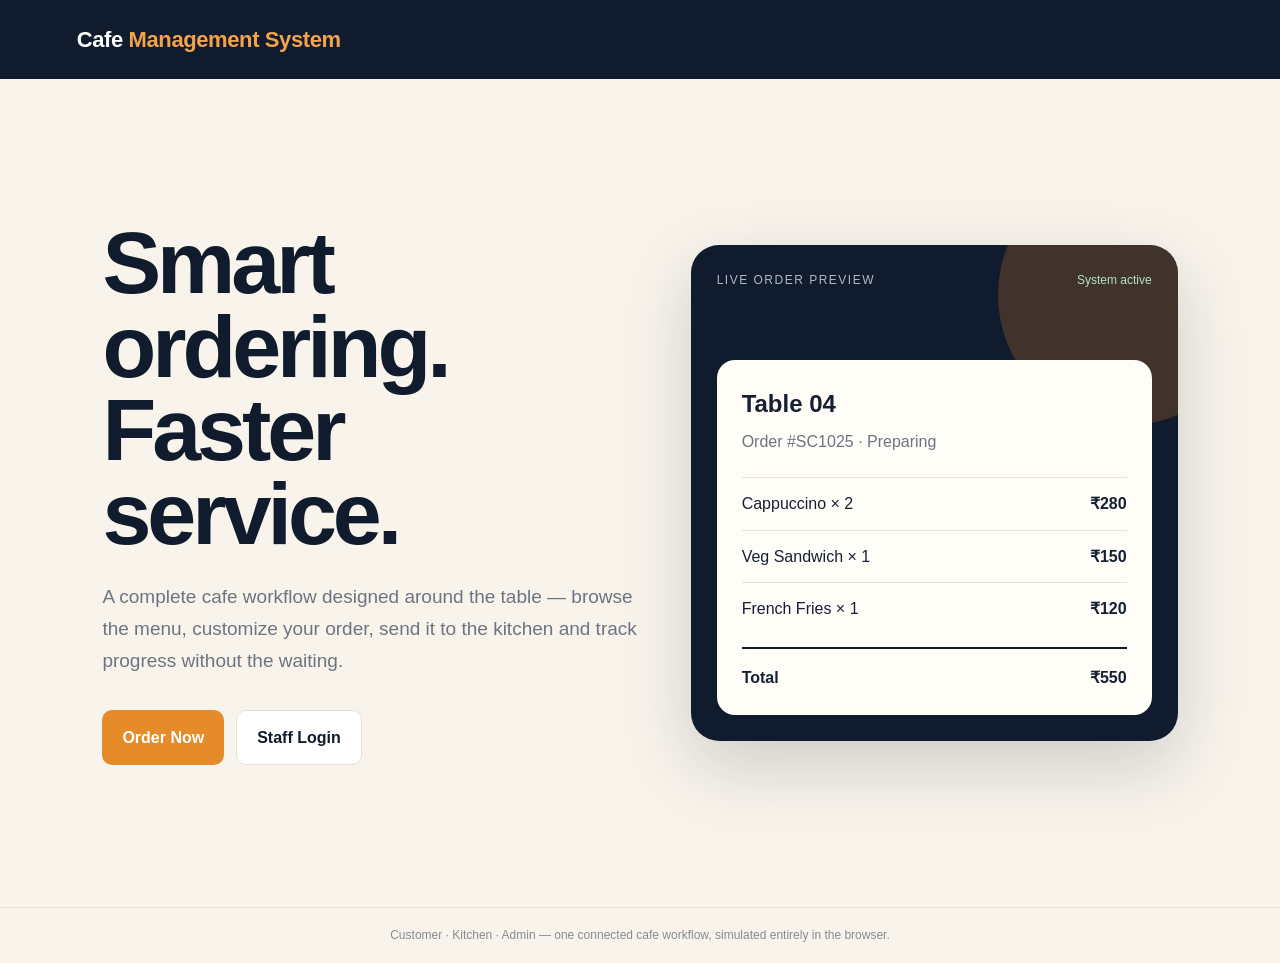
<file: index.html>
<!DOCTYPE html>
<html lang="en">

<head>
    <meta charset="UTF-8">
    <meta name="viewport" content="width=device-width, initial-scale=1.0">
    <meta
        name="description"
        content="Cafe Management System — a frontend prototype for smart ordering, kitchen operations and cafe administration."
    >

    <title>Cafe Management System</title>

    <link
        rel="stylesheet"
        href="Smart%20Cafe%20Management%20System/customer/css/style.css"
    >

    <style>
        :root {
            --navy: #101b2d;
            --navy-soft: #1b2940;
            --cream: #f8f4ec;
            --paper: #fffdf8;
            --amber: #e58b2a;
            --amber-dark: #bd6814;
            --ink: #172033;
            --muted: #6d7480;
            --line: #e6e0d5;
        }

        * {
            box-sizing: border-box;
        }

        body {
            margin: 0;
            font-family: Arial, Helvetica, sans-serif;
            color: var(--ink);
            background: var(--cream);
        }

        a {
            color: inherit;
            text-decoration: none;
        }

        button,
        input {
            font: inherit;
        }

        .landing {
            min-height: 100vh;
            display: flex;
            flex-direction: column;
        }

        .landing-header {
            display: flex;
            justify-content: space-between;
            align-items: center;
            padding: 22px 6%;
            background: var(--navy);
            color: white;
        }

        .brand {
            font-weight: 800;
            font-size: 22px;
            letter-spacing: -0.4px;
        }

        .brand span {
            color: #f3a34c;
        }

        .hero {
            flex: 1;
            display: grid;
            grid-template-columns: 1.05fr 0.95fr;
            gap: 50px;
            align-items: center;
            padding: 70px 8%;
            max-width: 1400px;
            width: 100%;
            margin: auto;
        }

        .eyebrow {
            color: var(--amber-dark);
            font-size: 12px;
            font-weight: 800;
            letter-spacing: 2px;
            text-transform: uppercase;
            margin: 0 0 14px;
        }

        h1 {
            font-size: clamp(48px, 7vw, 88px);
            line-height: 0.95;
            letter-spacing: -4px;
            margin: 0 0 25px;
            color: var(--navy);
        }

        .hero-copy {
            max-width: 590px;
            font-size: 19px;
            line-height: 1.7;
            color: var(--muted);
            margin-bottom: 32px;
        }

        .actions {
            display: flex;
            gap: 12px;
            flex-wrap: wrap;
        }

        .btn {
            border: 0;
            border-radius: 10px;
            padding: 14px 20px;
            font-weight: 800;
            cursor: pointer;
            transition: transform 0.15s, box-shadow 0.15s;
        }

        .btn:hover {
            transform: translateY(-2px);
            box-shadow: 0 8px 22px rgba(16, 27, 45, 0.14);
        }

        .btn-primary {
            background: var(--amber);
            color: white;
        }

        .btn-secondary {
            background: white;
            color: var(--navy);
            border: 1px solid var(--line);
        }

        .visual {
            background: var(--navy);
            border-radius: 28px;
            min-height: 450px;
            padding: 26px;
            color: white;
            position: relative;
            overflow: hidden;
            box-shadow: 0 25px 70px rgba(16, 27, 45, 0.18);
        }

        .visual::before {
            content: "";
            position: absolute;
            width: 260px;
            height: 260px;
            border-radius: 50%;
            background: rgba(229, 139, 42, 0.22);
            right: -80px;
            top: -80px;
        }

        .visual-top {
            display: flex;
            justify-content: space-between;
            align-items: center;
            position: relative;
            z-index: 1;
        }

        .visual-label {
            font-size: 12px;
            letter-spacing: 1.5px;
            text-transform: uppercase;
            color: #aeb9ca;
        }

        .live {
            color: #b7e3c0;
            font-size: 12px;
        }

        .order-preview {
            background: var(--paper);
            color: var(--ink);
            border-radius: 18px;
            margin-top: 70px;
            padding: 25px;
            position: relative;
            z-index: 1;
        }

        .order-preview h2 {
            margin: 0 0 6px;
            font-size: 24px;
        }

        .order-preview p {
            color: var(--muted);
            margin: 0 0 22px;
        }

        .preview-row {
            display: flex;
            justify-content: space-between;
            padding: 13px 0;
            border-top: 1px solid var(--line);
        }

        .preview-total {
            display: flex;
            justify-content: space-between;
            font-weight: 800;
            margin-top: 12px;
            padding-top: 16px;
            border-top: 2px solid var(--navy);
        }

        .footer-note {
            text-align: center;
            padding: 18px;
            color: #858b94;
            font-size: 12px;
            border-top: 1px solid var(--line);
        }

        .modal {
            position: fixed;
            inset: 0;
            background: rgba(7, 14, 25, 0.68);
            display: none;
            align-items: center;
            justify-content: center;
            padding: 20px;
            z-index: 20;
        }

        .modal.open {
            display: flex;
        }

        .login-box {
            width: min(470px, 100%);
            background: white;
            border-radius: 20px;
            padding: 30px;
            box-shadow: 0 25px 80px rgba(0, 0, 0, 0.25);
        }

        .login-box h2 {
            margin: 0 0 7px;
            font-size: 30px;
        }

        .login-box > p {
            color: var(--muted);
            margin: 0 0 24px;
        }

        .roles {
            display: grid;
            grid-template-columns: repeat(2, 1fr);
            gap: 8px;
            margin-bottom: 18px;
        }

        .role {
            border: 1px solid var(--line);
            background: #fff;
            border-radius: 10px;
            padding: 12px 7px;
            cursor: pointer;
            font-size: 12px;
            font-weight: 700;
        }

        .role.active {
            border-color: var(--amber);
            background: #fff7ec;
            color: var(--amber-dark);
        }

        .field {
            margin-bottom: 13px;
        }

        .field label {
            display: block;
            font-size: 12px;
            font-weight: 800;
            margin-bottom: 6px;
        }

        .field input {
            width: 100%;
            padding: 13px;
            border: 1px solid var(--line);
            border-radius: 9px;
            outline: none;
        }

        .field input:focus {
            border-color: var(--amber);
        }

        .login-actions {
            display: flex;
            gap: 10px;
            margin-top: 20px;
        }

        .login-actions .btn {
            flex: 1;
        }

        .hint {
            margin-top: 16px;
            padding: 12px;
            border-radius: 10px;
            background: #f5f6f8;
            color: var(--muted);
            font-size: 12px;
            line-height: 1.5;
        }

        @media (max-width: 850px) {
            .hero {
                grid-template-columns: 1fr;
                padding: 48px 6%;
            }

            .visual {
                min-height: 360px;
            }

            h1 {
                letter-spacing: -2px;
            }
        }

        @media (max-width: 520px) {
            .landing-header {
                padding: 18px 5%;
            }

            .roles {
                grid-template-columns: 1fr;
            }

            .login-actions {
                flex-direction: column;
            }
        }
    </style>
</head>

<body>
    <div class="landing">
        <header class="landing-header">
            <div class="brand">
                Cafe <span>Management System</span>
            </div>
        </header>

        <main class="hero">
            <section>
                <h1>
                    Smart ordering.<br>
                    Faster service.
                </h1>

                <p class="hero-copy">
                    A complete cafe workflow designed around the table — browse the menu,
                    customize your order, send it to the kitchen and track progress without the waiting.
                </p>

                <div class="actions">
                    <button
                        class="btn btn-primary"
                        onclick="continueAsCustomer()"
                    >
                        Order Now
                    </button>

                    <button
                        class="btn btn-secondary"
                        onclick="openLogin()"
                    >
                        Staff Login
                    </button>
                </div>
            </section>

            <aside
                class="visual"
                aria-label="Cafe Management System order preview"
            >
                <div class="visual-top">
                    <span class="visual-label">
                        Live order preview
                    </span>

                    <span class="live">
                        System active
                    </span>
                </div>

                <div class="order-preview">
                    <h2>Table 04</h2>
                    <p>Order #SC1025 · Preparing</p>

                    <div class="preview-row">
                        <span>Cappuccino × 2</span>
                        <strong>₹280</strong>
                    </div>

                    <div class="preview-row">
                        <span>Veg Sandwich × 1</span>
                        <strong>₹150</strong>
                    </div>

                    <div class="preview-row">
                        <span>French Fries × 1</span>
                        <strong>₹120</strong>
                    </div>

                    <div class="preview-total">
                        <span>Total</span>
                        <span>₹550</span>
                    </div>
                </div>
            </aside>
        </main>

        <div class="footer-note">
            Customer · Kitchen · Admin — one connected cafe workflow, simulated entirely in the browser.
        </div>
    </div>

    <div
        class="modal"
        id="loginModal"
        aria-hidden="true"
    >
        <div
            class="login-box"
            role="dialog"
            aria-modal="true"
            aria-labelledby="loginTitle"
        >
            <h2 id="loginTitle">Staff access</h2>
            <p>Choose a staff role to continue.</p>

            <div class="roles">
                <button
                    class="role"
                    data-role="kitchen"
                    onclick="selectRole('kitchen')"
                >
                    Kitchen Staff
                </button>

                <button
                    class="role"
                    data-role="admin"
                    onclick="selectRole('admin')"
                >
                    Admin / Owner
                </button>
            </div>

            <div class="field">
                <label for="email">Email</label>
                <input
                    id="email"
                    type="email"
                    autocomplete="email"
                    placeholder="staff@cafemanagement.com"
                >
            </div>

            <div class="field">
                <label for="password">Password</label>
                <input
                    id="password"
                    type="password"
                    placeholder="1234"
                >
            </div>

            <div class="login-actions">
                <button
                    class="btn btn-secondary"
                    onclick="closeLogin()"
                >
                    Cancel
                </button>

                <button
                    class="btn btn-primary"
                    onclick="login()"
                >
                    Continue
                </button>
            </div>

            <div class="hint">
                Staff credentials: kitchen@smartcafe.com or admin@smartcafe.com — password
                <strong>1234</strong>.
            </div>
        </div>
    </div>

    <script>
        const roles = {
            kitchen: {
                email: 'kitchen@smartcafe.com',
                path: 'Smart Cafe Management System/kitchen.html'
            },
            admin: {
                email: 'admin@smartcafe.com',
                path: 'Smart Cafe Management System/admin/index.html'
            }
        };

        let selectedRole = 'kitchen';

        function continueAsCustomer() {
            localStorage.setItem('smartCafeRole', 'customer');
            localStorage.setItem(
                'smartCafeTable',
                localStorage.getItem('smartCafeTable') || '04'
            );

            window.location.href =
                'Smart Cafe Management System/customer/index.html?table=' +
                encodeURIComponent(localStorage.getItem('smartCafeTable'));
        }

        function openLogin() {
            document
                .getElementById('loginModal')
                .classList.add('open');

            document
                .getElementById('loginModal')
                .setAttribute('aria-hidden', 'false');

            selectRole('kitchen');
        }

        function closeLogin() {
            document
                .getElementById('loginModal')
                .classList.remove('open');

            document
                .getElementById('loginModal')
                .setAttribute('aria-hidden', 'true');
        }

        function selectRole(role) {
            selectedRole = role;

            document
                .querySelectorAll('.role')
                .forEach(button => {
                    button.classList.toggle(
                        'active',
                        button.dataset.role === role
                    );
                });

            document.getElementById('email').value = roles[role].email;
            document.getElementById('password').value = '1234';
        }

        function login() {
            const email = document
                .getElementById('email')
                .value
                .trim()
                .toLowerCase();

            const password = document.getElementById('password').value;

            if (
                email !== roles[selectedRole].email ||
                password !== '1234'
            ) {
                alert(
                    'Staff login failed. Please use the staff credentials shown below the form.'
                );
                return;
            }

            localStorage.setItem('smartCafeRole', selectedRole);
            window.location.href = roles[selectedRole].path;
        }

        document
            .getElementById('loginModal')
            .addEventListener('click', event => {
                if (event.target.id === 'loginModal') {
                    closeLogin();
                }
            });
    </script>
</body>

</html>
</file>
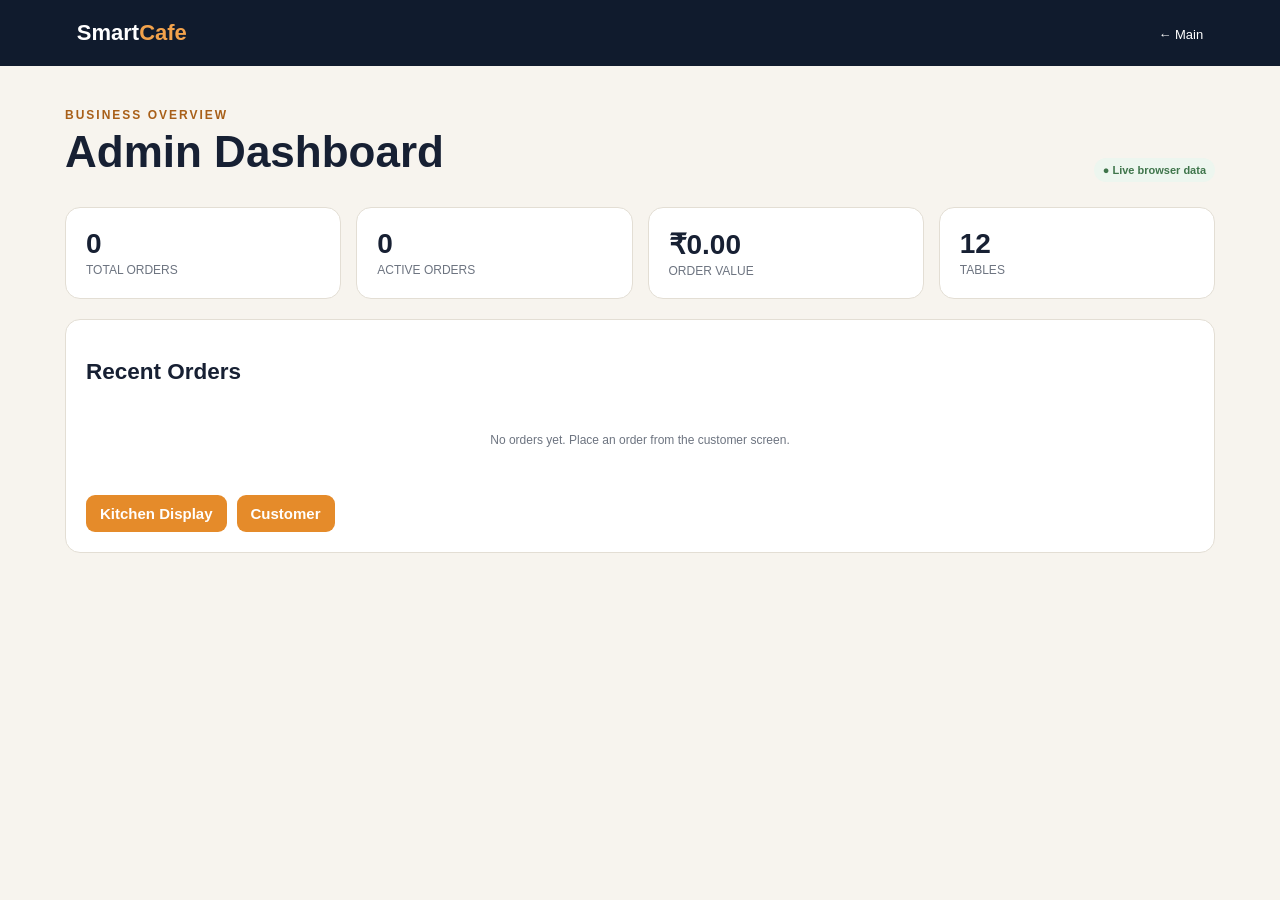
<file: Smart Cafe Management System/admin/index.html>
<!doctype html>
<html lang="en">

<head>
  <meta charset="utf-8">
  <meta name="viewport" content="width=device-width,initial-scale=1">
  <title>Cafe Management System | Admin</title>

  <style>
    body {
      margin: 0;
      background: #f7f4ee;
      color: #172033;
      font: 15px Arial, sans-serif;
    }

    .top {
      background: #101b2d;
      color: #fff;
      padding: 20px 6%;
      display: flex;
      justify-content: space-between;
      align-items: center;
    }

    .brand {
      font-size: 22px;
      font-weight: 800;
    }

    .brand span {
      color: #f3a34c;
    }

    .top a {
      color: #fff;
      text-decoration: none;
      font-size: 13px;
    }

    .wrap {
      width: min(1150px, 90%);
      margin: auto;
      padding: 42px 0;
    }

    .head {
      display: flex;
      justify-content: space-between;
      align-items: end;
      margin-bottom: 25px;
    }

    .ey {
      color: #a85f18;
      font-size: 12px;
      font-weight: 800;
      letter-spacing: 2px;
    }

    .head h1 {
      font-size: 44px;
      margin: 5px 0;
    }

    .grid {
      display: grid;
      grid-template-columns: repeat(4, 1fr);
      gap: 15px;
    }

    .card,
    .panel {
      background: #fff;
      border: 1px solid #e3ded4;
      border-radius: 15px;
      padding: 20px;
    }

    .card b {
      display: block;
      font-size: 28px;
    }

    .card span,
    .muted {
      color: #6d7480;
      font-size: 12px;
    }

    .panel {
      margin-top: 20px;
    }

    .row {
      display: flex;
      justify-content: space-between;
      gap: 12px;
      padding: 13px 0;
      border-top: 1px solid #eee;
    }

    .badge {
      padding: 6px 9px;
      border-radius: 999px;
      background: #edf6ef;
      color: #3f754b;
      font-size: 11px;
      font-weight: 700;
    }

    .empty {
      text-align: center;
      padding: 30px;
    }

    .links {
      display: flex;
      gap: 10px;
      flex-wrap: wrap;
      margin-top: 18px;
    }

    .btn {
      padding: 10px 14px;
      background: #e58b2a;
      color: #fff;
      border-radius: 9px;
      text-decoration: none;
      font-weight: 800;
    }

    @media (max-width: 750px) {
      .grid {
        grid-template-columns: 1fr 1fr;
      }

      .head {
        display: block;
      }

      .head h1 {
        font-size: 35px;
      }
    }

    @media (max-width: 450px) {
      .grid {
        grid-template-columns: 1fr;
      }
    }
  </style>
</head>

<body>
  <header class="top">
    <div class="brand">Smart<span>Cafe</span></div>
    <div>
      <a href="../../index.html">← Main</a>
    </div>
  </header>

  <main class="wrap">
    <div class="head">
      <div>
        <div class="ey">BUSINESS OVERVIEW</div>
        <h1>Admin Dashboard</h1>
      </div>
      <span class="badge">● Live browser data</span>
    </div>

    <section class="grid">
      <div class="card">
        <b id="orders">0</b>
        <span>TOTAL ORDERS</span>
      </div>

      <div class="card">
        <b id="active">0</b>
        <span>ACTIVE ORDERS</span>
      </div>

      <div class="card">
        <b id="revenue">₹0</b>
        <span>ORDER VALUE</span>
      </div>

      <div class="card">
        <b>12</b>
        <span>TABLES</span>
      </div>
    </section>

    <section class="panel">
      <h2>Recent Orders</h2>
      <div id="recent"></div>

      <div class="links">
        <a class="btn" href="../kitchen.html">Kitchen Display</a>
        <a class="btn" href="../customer/index.html">Customer</a>
      </div>
    </section>
  </main>

  <script>
    function read() {
      try {
        return JSON.parse(localStorage.getItem('smartCafeOrders') || '[]');
      } catch {
        return [];
      }
    }

    function render() {
      const orders = read();

      document.getElementById('orders').textContent = orders.length;
      document.getElementById('active').textContent = orders.filter(
        o => o.status !== 'COMPLETED'
      ).length;
      document.getElementById('revenue').textContent =
        '₹' + orders.reduce((s, o) => s + Number(o.total || 0), 0).toFixed(2);

      document.getElementById('recent').innerHTML = orders.length
        ? orders.slice(0, 10).map(o => `
          <div class="row">
            <span>
              <strong>#${o.id}</strong>
              <br>
              <span class="muted">
                Table ${o.table}${o.customerName ? ' · ' + o.customerName : ''}
              </span>
            </span>
            <span class="badge">${o.status}</span>
          </div>
        `).join('')
        : '<div class="empty muted">No orders yet. Place an order from the customer screen.</div>';
    }

    render();
    window.addEventListener('storage', render);
    setInterval(render, 3000);
  </script>
</body>

</html>
</file>
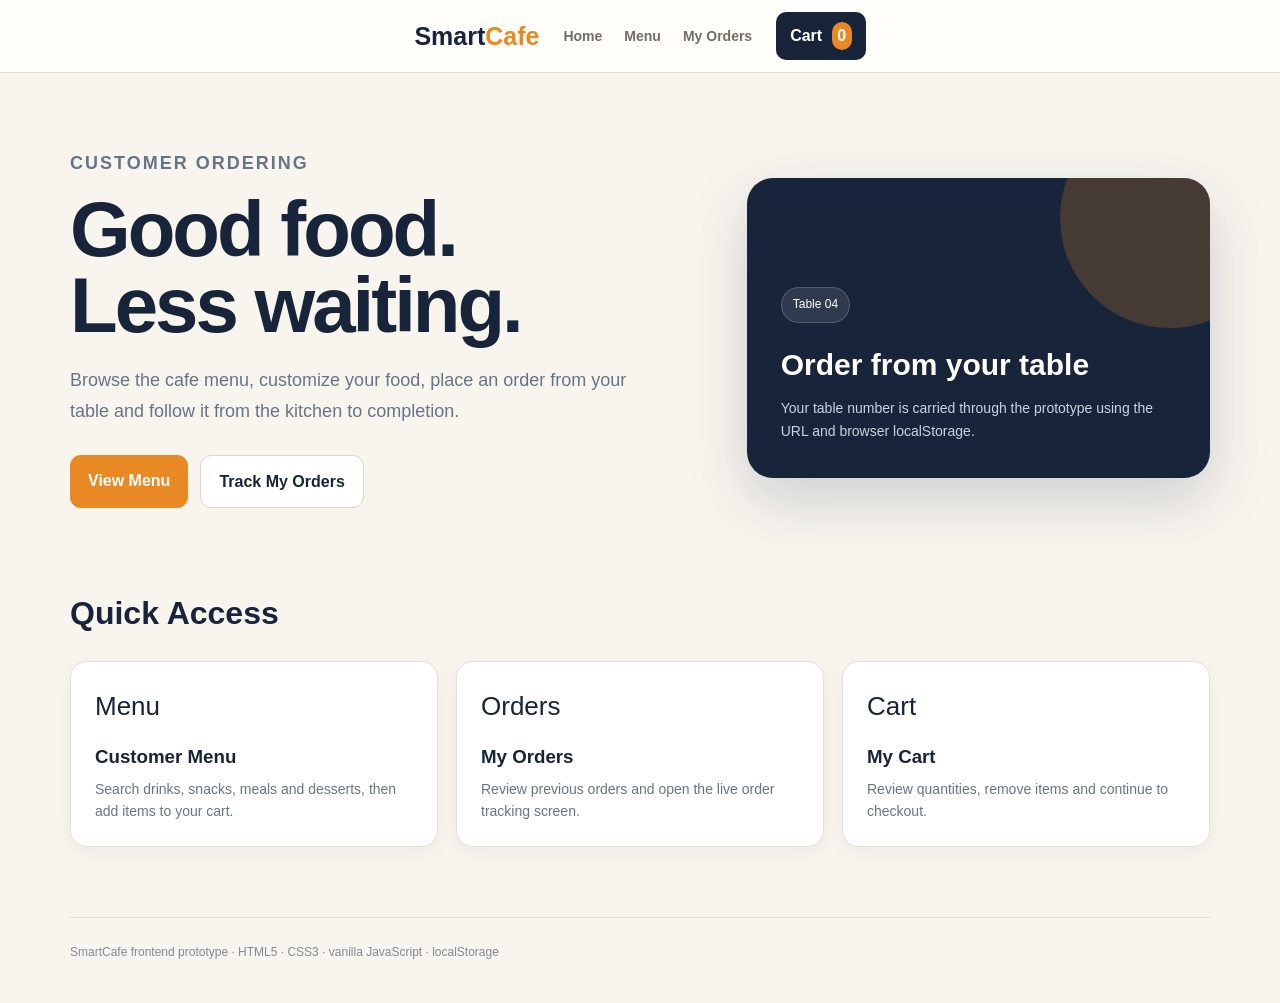
<file: Smart Cafe Management System/customer/index.html>
<!DOCTYPE html>
<html lang="en">

<head>
    <meta charset="UTF-8">
    <meta name="viewport" content="width=device-width, initial-scale=1.0">
    <meta name="description" content="SmartCafe customer ordering prototype.">
    <title>SmartCafe | Customer</title>

    <link rel="stylesheet" href="css/style.css">
    <link rel="stylesheet" href="css/components.css">

    <style>
        body {
            margin: 0;
            background: #f8f5ef;
            color: #18243a;
            font-family: Arial, Helvetica, sans-serif;
        }

        .shell {
            max-width: 1180px;
            margin: auto;
            padding: 0 20px;
        }

        .topbar {
            position: sticky;
            top: 0;
            z-index: 10;
            background: #fffdf9;
            border-bottom: 1px solid #e5ded2;
        }

        .topbar-inner {
            min-height: 72px;
            display: flex;
            align-items: center;
            gap: 24px;
        }

        .brand {
            font-size: 25px;
            font-weight: 800;
            color: #18243a;
            white-space: nowrap;
            text-decoration: none;
        }

        .brand span {
            color: #e88924;
        }

        .nav {
            display: flex;
            gap: 18px;
            flex: 1;
            align-items: center;
        }

        .nav a {
            color: #596477;
            text-decoration: none;
            font-weight: 700;
            font-size: 14px;
        }

        .nav a:hover {
            color: #e88924;
        }

        .cart {
            margin-left: auto;
            text-decoration: none;
            background: #18243a;
            color: #fff;
            padding: 10px 14px;
            border-radius: 10px;
            font-weight: 800;
        }

        .cart span {
            display: inline-flex;
            min-width: 20px;
            justify-content: center;
            margin-left: 5px;
            padding: 1px 5px;
            border-radius: 999px;
            background: #e88924;
        }

        .hero {
            display: grid;
            grid-template-columns: 1.15fr 0.85fr;
            gap: 50px;
            align-items: center;
            padding: 75px 0 55px;
        }

        .eyebrow {
            font-size: 12px;
            font-weight: 800;
            letter-spacing: 2px;
            color: #bd6814;
            margin: 0 0 12px;
        }

        .hero h1 {
            font-size: clamp(48px, 7vw, 78px);
            line-height: 0.98;
            letter-spacing: -3px;
            color: #18243a;
            margin: 0 0 22px;
        }

        .hero p {
            max-width: 600px;
            color: #697386;
            font-size: 18px;
            line-height: 1.7;
        }

        .actions {
            display: flex;
            gap: 12px;
            flex-wrap: wrap;
            margin-top: 28px;
        }

        .btn {
            display: inline-block;
            border: 0;
            border-radius: 11px;
            padding: 13px 18px;
            text-decoration: none;
            font-weight: 800;
            cursor: pointer;
        }

        .primary {
            background: #e88924;
            color: #fff;
        }

        .secondary {
            background: #fff;
            border: 1px solid #ddd4c7;
            color: #18243a;
        }

        .hero-card {
            background: #18243a;
            color: #fff;
            border-radius: 26px;
            padding: 34px;
            min-height: 300px;
            box-shadow: 0 22px 60px rgba(24, 36, 58, 0.18);
            display: flex;
            flex-direction: column;
            justify-content: flex-end;
            position: relative;
            overflow: hidden;
        }

        .hero-card:before {
            content: "";
            position: absolute;
            width: 220px;
            height: 220px;
            border-radius: 50%;
            right: -70px;
            top: -70px;
            background: rgba(232, 137, 36, 0.22);
        }

        .hero-card > * {
            position: relative;
        }

        .table-pill {
            display: inline-flex;
            width: max-content;
            background: rgba(255, 255, 255, 0.1);
            border: 1px solid rgba(255, 255, 255, 0.18);
            padding: 7px 11px;
            border-radius: 999px;
            font-size: 12px;
        }

        .hero-card h2 {
            font-size: 30px;
            margin: 18px 0 8px;
        }

        .hero-card p {
            color: #cbd3df;
            font-size: 14px;
            margin: 0;
        }

        .section {
            padding: 25px 0 70px;
        }

        .section h2 {
            font-size: 32px;
            margin: 0 0 22px;
        }

        .cards {
            display: grid;
            grid-template-columns: repeat(3, 1fr);
            gap: 18px;
        }

        .card {
            background: #fff;
            border: 1px solid #e7e0d5;
            border-radius: 17px;
            padding: 24px;
            box-shadow: 0 5px 18px rgba(24, 36, 58, 0.05);
            text-decoration: none;
            color: inherit;
            transition: 0.18s;
        }

        .card:hover {
            transform: translateY(-3px);
            box-shadow: 0 12px 30px rgba(24, 36, 58, 0.1);
            border-color: #d8c7b8;
        }

        .icon {
            font-size: 26px;
            margin-bottom: 14px;
        }

        .card h3 {
            margin: 0 0 7px;
        }

        .card p {
            margin: 0;
            color: #697386;
            line-height: 1.55;
            font-size: 14px;
        }

        .footer {
            padding: 25px 0 40px;
            color: #818999;
            font-size: 12px;
            border-top: 1px solid #e5ded2;
        }

        @media (max-width: 850px) {
            .nav {
                gap: 11px;
                overflow: auto;
            }

            .nav a {
                white-space: nowrap;
            }

            .hero {
                grid-template-columns: 1fr;
                padding-top: 50px;
            }

            .cards {
                grid-template-columns: 1fr 1fr;
            }
        }

        @media (max-width: 600px) {
            .topbar-inner {
                flex-wrap: wrap;
                padding: 13px 0;
            }

            .nav {
                order: 3;
                flex-basis: 100%;
            }

            .cart {
                margin-left: auto;
            }

            .hero h1 {
                font-size: 54px;
            }

            .cards {
                grid-template-columns: 1fr;
            }
        }
    </style>
</head>

<body>
    <header class="topbar">
        <div class="shell topbar-inner">
            <a
                class="brand"
                href="../../index.html"
                aria-label="Return to SmartCafe main page"
            >
                Smart<span>Cafe</span>
            </a>

            <nav
                class="nav"
                aria-label="Customer navigation"
            >
                <a href="index.html">Home</a>
                <a href="menu.html" id="menuLink">Menu</a>
                <a href="orders.html">My Orders</a>
            </nav>

            <a class="cart" href="cart.html">
                Cart
                <span id="cartCount">0</span>
            </a>
        </div>
    </header>

    <main class="shell">
        <section class="hero">
            <div>
                <p class="eyebrow">CUSTOMER ORDERING</p>

                <h1>
                    Good food.<br>
                    Less waiting.
                </h1>

                <p>
                    Browse the cafe menu, customize your food, place an order from your table
                    and follow it from the kitchen to completion.
                </p>

                <div class="actions">
                    <a
                        class="btn primary"
                        href="menu.html"
                        id="viewMenu"
                    >
                        View Menu
                    </a>

                    <a
                        class="btn secondary"
                        href="orders.html"
                    >
                        Track My Orders
                    </a>
                </div>
            </div>

            <aside class="hero-card">
                <span
                    class="table-pill"
                    id="table"
                >
                    Table 04
                </span>

                <h2>Order from your table</h2>

                <p>
                    Your table number is carried through the prototype using the URL and browser localStorage.
                </p>
            </aside>
        </section>

        <section class="section">
            <h2>Quick Access</h2>

            <div class="cards">
                <a
                    class="card"
                    href="menu.html"
                    id="menuCard"
                >
                    <div class="icon">Menu</div>
                    <h3>Customer Menu</h3>
                    <p>
                        Search drinks, snacks, meals and desserts, then add items to your cart.
                    </p>
                </a>

                <a class="card" href="orders.html">
                    <div class="icon">Orders</div>
                    <h3>My Orders</h3>
                    <p>
                        Review previous orders and open the live order tracking screen.
                    </p>
                </a>

                <a class="card" href="cart.html">
                    <div class="icon">Cart</div>
                    <h3>My Cart</h3>
                    <p>
                        Review quantities, remove items and continue to checkout.
                    </p>
                </a>
            </div>
        </section>

        <div class="footer">
            SmartCafe frontend prototype · HTML5 · CSS3 · vanilla JavaScript · localStorage
        </div>
    </main>

    <script src="js/data.js"></script>
    <script src="js/common.js"></script>

    <script>
        const table = window.SmartCafeCommon.getTable();

        document.getElementById('table').textContent =
            'Table ' + table;

        const target =
            'menu.html?table=' + encodeURIComponent(table);

        document.getElementById('viewMenu').href = target;
        document.getElementById('menuLink').href = target;
        document.getElementById('menuCard').href = target;
        document.getElementById('cartCount').textContent =
            window.SmartCafeCommon.cartCount();
    </script>
</body>

</html>
</file>
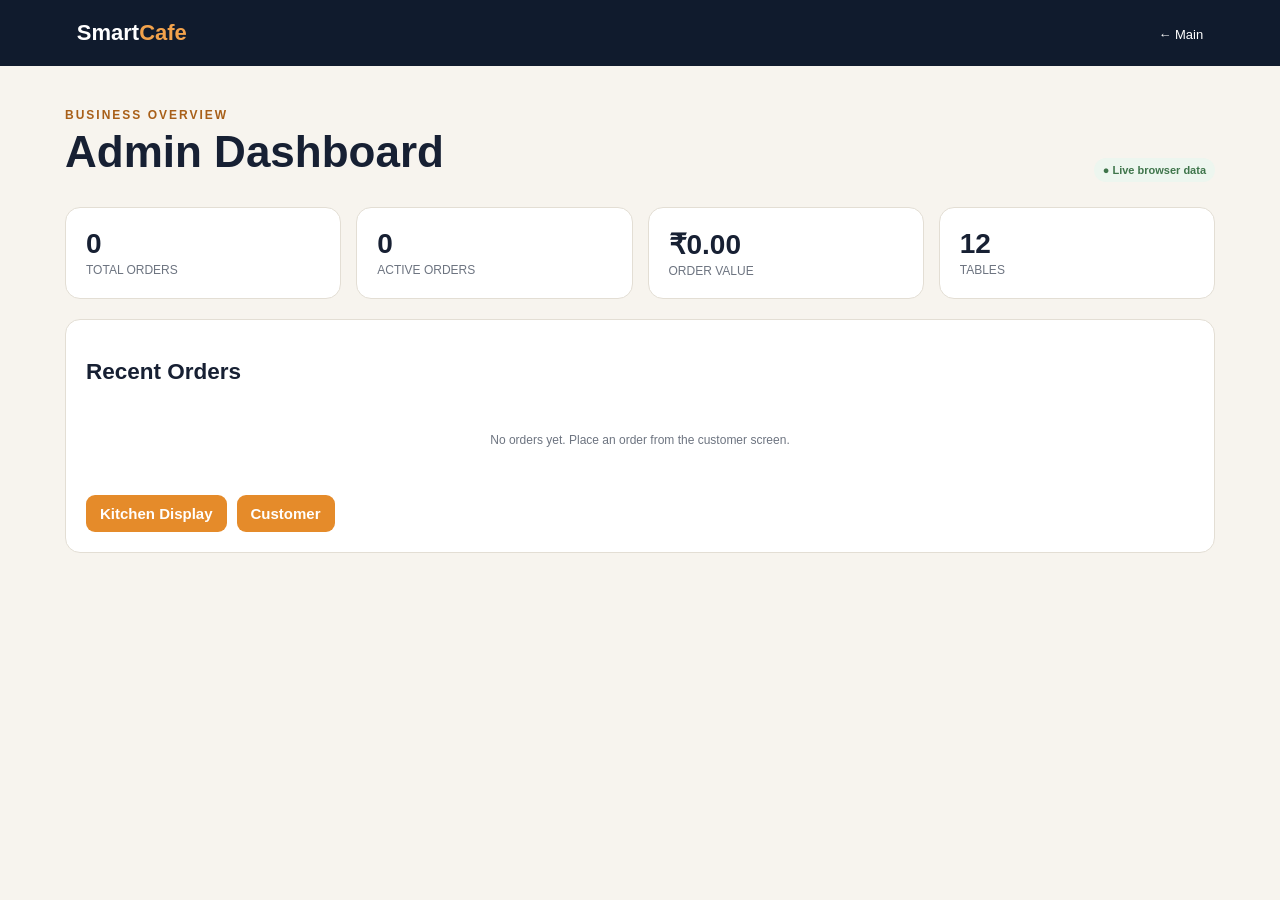
<file: admin.html>
<!doctype html>
<html lang="en">

<head>
    <meta charset="utf-8">
    <meta
        name="viewport"
        content="width=device-width,initial-scale=1"
    >
    <meta
        http-equiv="refresh"
        content="0; url=Smart%20Cafe%20Management%20System/admin/index.html"
    >
</head>

<body>
    <p>
        Opening SmartCafe admin dashboard…
    </p>

    <script>
        location.replace(
            'Smart Cafe Management System/admin/index.html'
        );
    </script>
</body>

</html>
</file>
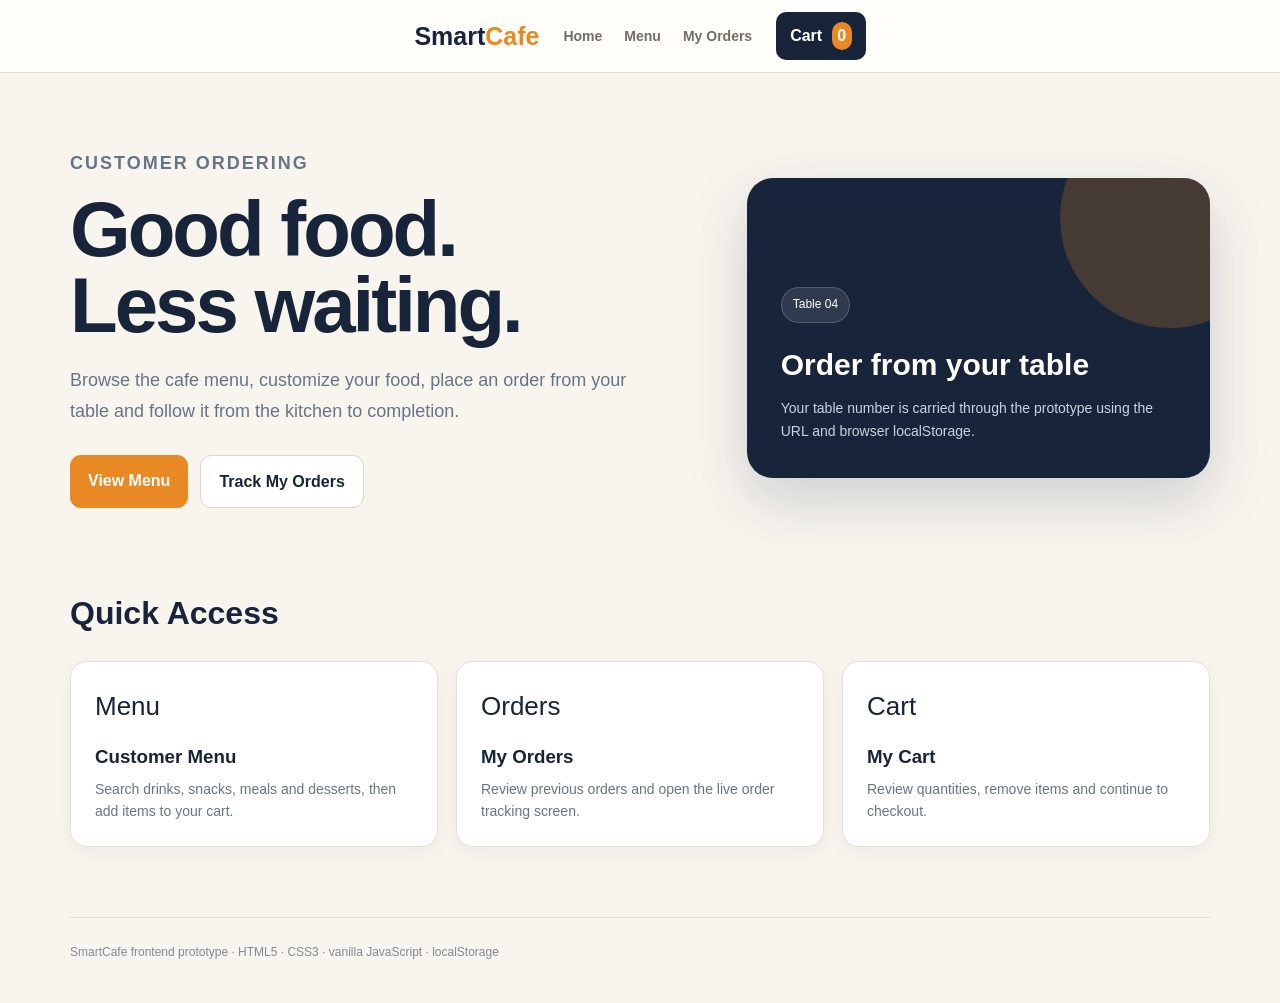
<file: customer.html>
<!doctype html>
<html lang="en">

<head>
    <meta charset="utf-8">
    <meta
        name="viewport"
        content="width=device-width,initial-scale=1"
    >
    <meta
        http-equiv="refresh"
        content="0; url=Smart%20Cafe%20Management%20System/customer/index.html"
    >
</head>

<body>
    <p>
        Opening SmartCafe customer experience…
    </p>

    <script>
        location.replace(
            'Smart Cafe Management System/customer/index.html' +
            location.search
        );
    </script>
</body>

</html>
</file>
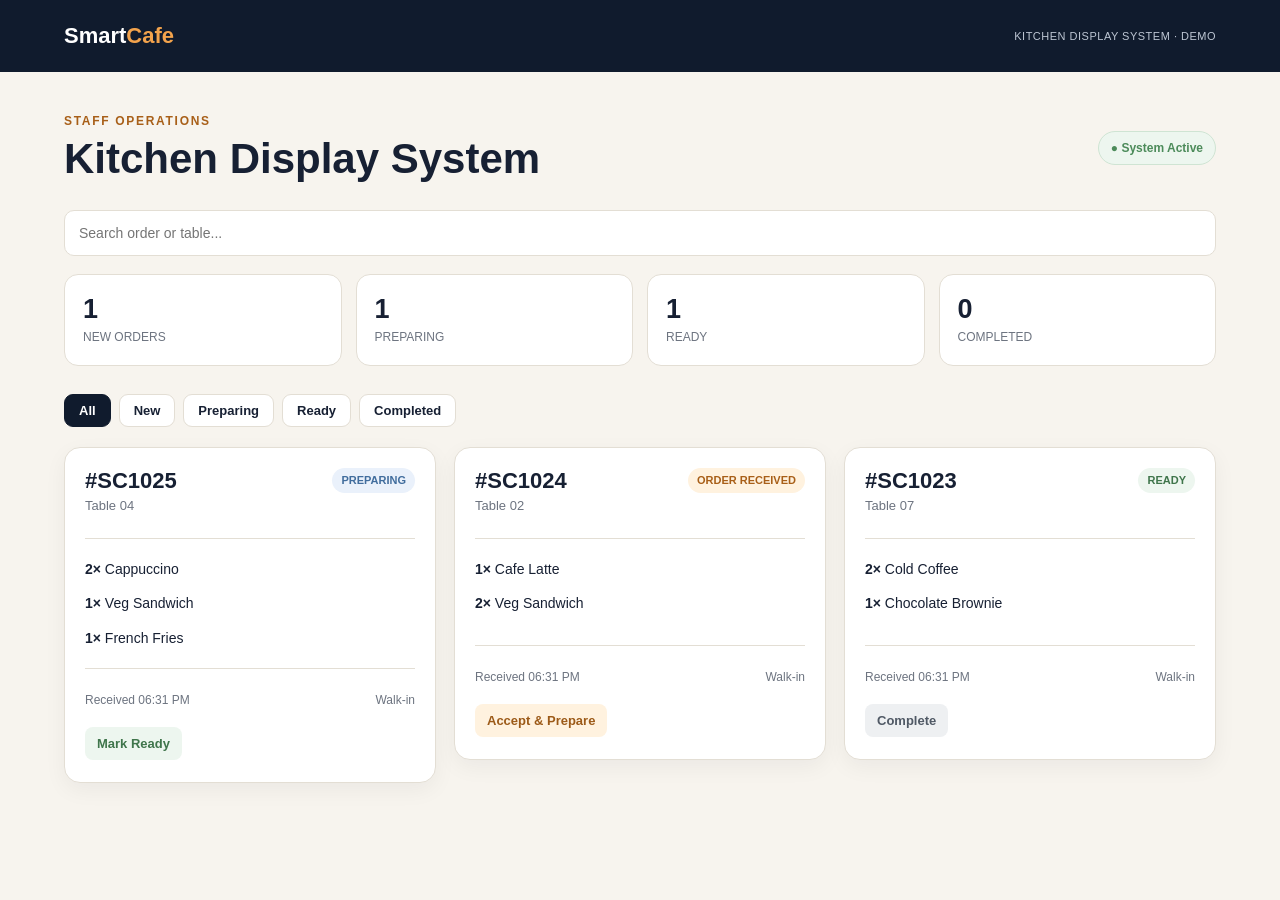
<file: kitchen.html>
<!doctype html>
<html lang="en">

<head>
    <meta charset="utf-8">
    <meta
        name="viewport"
        content="width=device-width,initial-scale=1"
    >
    <meta
        http-equiv="refresh"
        content="0; url=Smart%20Cafe%20Management%20System/kitchen.html"
    >
</head>

<body>
    <p>
        Opening SmartCafe kitchen display…
    </p>

    <script>
        location.replace(
            'Smart Cafe Management System/kitchen.html'
        );
    </script>
</body>

</html>
</file>
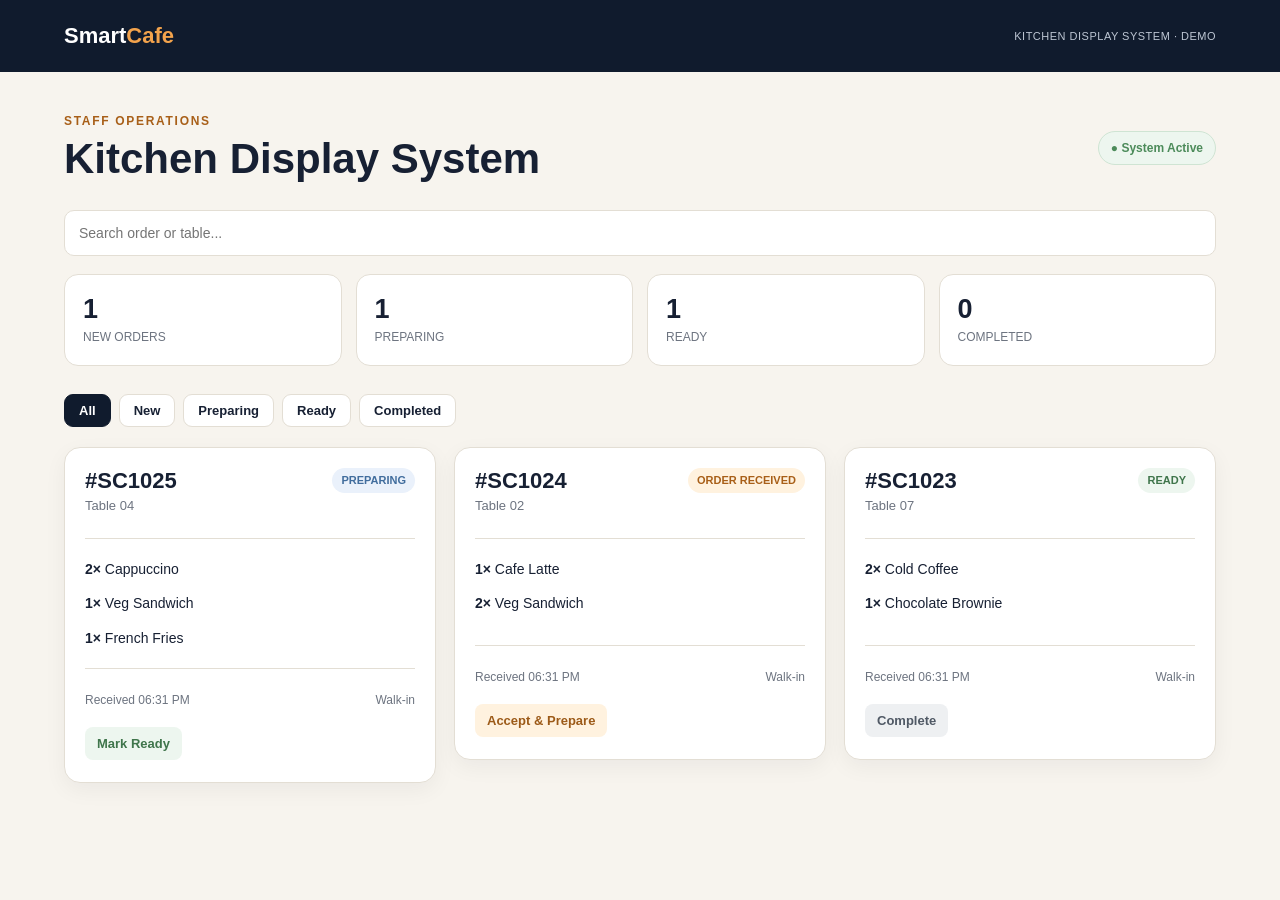
<file: Smart Cafe Management System/kitchen.html>
<!DOCTYPE html>
<html lang="en">
<head>
<meta charset="UTF-8">
<meta name="viewport" content="width=device-width, initial-scale=1.0">
<title>SmartCafe — Kitchen Display</title>

<style>
:root {
  --navy: #101b2d;
  --cream: #f7f4ee;
  --paper: #fff;
  --amber: #e58b2a;
  --green: #4c8b5a;
  --blue: #4f78a8;
  --red: #b65a54;
  --ink: #172033;
  --muted: #6d7480;
  --line: #e3ded4;
}

* {
  box-sizing: border-box;
}

body {
  margin: 0;
  background: var(--cream);
  color: var(--ink);
  font-family: Arial, Helvetica, sans-serif;
}

/* =========================
   TOP BAR
========================= */

.top {
  background: var(--navy);
  color: #fff;
  min-height: 72px;
  padding: 0 5%;
  display: flex;
  justify-content: space-between;
  align-items: center;
}

.brand {
  font-size: 22px;
  font-weight: 800;
  line-height: 1;
}

.brand span {
  color: #f3a34c;
}

.top small {
  color: #bdc6d3;
  font-size: 11px;
  letter-spacing: 0.5px;
}

/* =========================
   MAIN CONTAINER
========================= */

.container {
  width: min(1180px, 90%);
  margin: 0 auto;
  padding: 42px 0 55px;
}

/* =========================
   HEADING
========================= */

.heading {
  display: flex;
  justify-content: space-between;
  align-items: center;
  gap: 20px;
  margin-bottom: 28px;
}

.eyebrow {
  margin: 0 0 8px;
  color: #a85f18;
  font-size: 12px;
  font-weight: 800;
  letter-spacing: 1.7px;
}

.heading h1 {
  margin: 0;
  font-size: 42px;
  line-height: 1.1;
}

.live {
  flex-shrink: 0;
  font-size: 12px;
  color: var(--green);
  font-weight: 800;
  background: #edf6ef;
  border: 1px solid #cfe4d3;
  padding: 9px 12px;
  border-radius: 999px;
  white-space: nowrap;
}

/* =========================
   SEARCH
========================= */

.toolbar {
  width: 100%;
  display: flex;
  gap: 10px;
  margin-bottom: 18px;
}

.toolbar input {
  width: 100%;
  height: 46px;
  padding: 12px 14px;
  border: 1px solid var(--line);
  border-radius: 10px;
  background: #fff;
  color: var(--ink);
  font-size: 14px;
  outline: none;
}

.toolbar input:focus {
  border-color: #bdb6a9;
}

/* =========================
   STATISTICS
========================= */

.stats {
  display: grid;
  grid-template-columns: repeat(4, 1fr);
  gap: 14px;
  margin-bottom: 28px;
}

.stat {
  min-height: 92px;
  background: var(--paper);
  border: 1px solid var(--line);
  border-radius: 14px;
  padding: 18px;
  display: flex;
  flex-direction: column;
  justify-content: center;
}

.stat b {
  display: block;
  font-size: 27px;
  line-height: 1;
  margin-bottom: 7px;
}

.stat span {
  font-size: 12px;
  color: var(--muted);
}

/* =========================
   FILTERS
========================= */

.filters {
  display: flex;
  align-items: center;
  gap: 8px;
  flex-wrap: wrap;
  margin-bottom: 20px;
}

.filter {
  border: 1px solid var(--line);
  background: #fff;
  color: var(--ink);
  border-radius: 9px;
  padding: 9px 14px;
  cursor: pointer;
  font-size: 13px;
  font-weight: 600;
  line-height: 1;
}

.filter.active {
  background: var(--navy);
  color: #fff;
  border-color: var(--navy);
}

/* =========================
   ORDERS GRID
========================= */

.orders {
  display: grid;
  grid-template-columns: repeat(3, minmax(0, 1fr));
  gap: 18px;
  align-items: start;
}

/* =========================
   ORDER CARD
========================= */

.order {
  min-width: 0;
  background: #fff;
  border: 1px solid var(--line);
  border-radius: 16px;
  padding: 20px;
  box-shadow: 0 7px 22px rgba(16, 27, 45, 0.05);
}

.order.new-order {
  animation: pulse 1s ease-in-out 2;
}

@keyframes pulse {
  50% {
    transform: translateY(-2px);
    box-shadow: 0 10px 28px rgba(229, 139, 42, 0.2);
  }
}

/* =========================
   ORDER HEADER
========================= */

.order-head {
  min-height: 48px;
  display: flex;
  justify-content: space-between;
  align-items: flex-start;
  gap: 12px;
}

.order-head > div {
  min-width: 0;
}

.order h2 {
  font-size: 22px;
  line-height: 1.15;
  margin: 0 0 5px;
}

.table {
  color: var(--muted);
  font-size: 13px;
  line-height: 1.2;
}

.status {
  flex-shrink: 0;
  font-size: 11px;
  line-height: 1;
  font-weight: 800;
  padding: 7px 9px;
  border-radius: 999px;
  white-space: nowrap;
}

.new {
  background: #fff2df;
  color: #a85f18;
}

.preparing {
  background: #eaf1fb;
  color: #416d9d;
}

.ready {
  background: #edf6ef;
  color: #3f754b;
}

.completed {
  background: #eef0f2;
  color: #616a75;
}

/* =========================
   ORDER ITEMS
========================= */

.items {
  min-height: 108px;
  margin: 22px 0;
  border-top: 1px solid var(--line);
  border-bottom: 1px solid var(--line);
  padding: 13px 0;
}

.items div {
  padding: 7px 0;
  font-size: 14px;
  line-height: 1.45;
}

.items span {
  color: var(--muted);
}

/* =========================
   ORDER META
========================= */

.meta {
  min-height: 18px;
  display: flex;
  justify-content: space-between;
  align-items: center;
  gap: 10px;
  font-size: 12px;
  color: var(--muted);
  margin-bottom: 15px;
}

.meta span {
  min-width: 0;
}

.meta span:last-child {
  text-align: right;
}

/* =========================
   ACTION BUTTONS
========================= */

.actions {
  min-height: 38px;
  display: flex;
  align-items: center;
  gap: 8px;
  flex-wrap: wrap;
}

.actions button {
  border: 0;
  border-radius: 8px;
  padding: 10px 12px;
  font-size: 13px;
  font-weight: 700;
  cursor: pointer;
  line-height: 1;
}

.accept {
  background: #fff2df;
  color: #9c5a18;
}

.ready-btn {
  background: #edf6ef;
  color: #3f754b;
}

.done {
  background: #eef0f2;
  color: #505965;
}

/* =========================
   EMPTY STATE
========================= */

.empty {
  grid-column: 1 / -1;
  background: #fff;
  border: 1px dashed var(--line);
  border-radius: 15px;
  padding: 40px;
  text-align: center;
  color: var(--muted);
}

/* =========================
   TABLET
========================= */

@media (max-width: 900px) {

  .orders {
    grid-template-columns: repeat(2, minmax(0, 1fr));
  }

  .stats {
    grid-template-columns: repeat(2, 1fr);
  }

  .heading h1 {
    font-size: 38px;
  }
}

/* =========================
   MOBILE
========================= */

@media (max-width: 600px) {

  .top {
    min-height: 64px;
    padding: 0 5%;
  }

  .top small {
    display: none;
  }

  .container {
    width: 92%;
    padding: 30px 0 45px;
  }

  .heading {
    align-items: flex-start;
    flex-direction: column;
    gap: 14px;
  }

  .heading h1 {
    font-size: 34px;
  }

  .live {
    align-self: flex-start;
  }

  .toolbar {
    flex-direction: column;
  }

  .stats {
    grid-template-columns: 1fr 1fr;
    gap: 10px;
  }

  .stat {
    min-height: 86px;
    padding: 15px;
  }

  .stat b {
    font-size: 24px;
  }

  .orders {
    grid-template-columns: 1fr;
    gap: 15px;
  }

  .order {
    padding: 18px;
  }
}

/* =========================
   SMALL MOBILE
========================= */

@media (max-width: 400px) {

  .stats {
    grid-template-columns: 1fr;
  }

  .heading h1 {
    font-size: 30px;
  }

  .order-head {
    gap: 8px;
  }

  .status {
    font-size: 10px;
  }
}
</style>
</head>

<body>

<header class="top">
  <div class="brand">Smart<span>Cafe</span></div>
  <small>KITCHEN DISPLAY SYSTEM · DEMO</small>
</header>

<main class="container">

  <div class="heading">
    <div>
      <p class="eyebrow">STAFF OPERATIONS</p>
      <h1>Kitchen Display System</h1>
    </div>

    <div class="live">● System Active</div>
  </div>

  <div class="toolbar">
    <input
      id="search"
      type="search"
      placeholder="Search order or table..."
      aria-label="Search kitchen orders"
    >
  </div>

  <section class="stats">

    <div class="stat">
      <b id="newCount">0</b>
      <span>NEW ORDERS</span>
    </div>

    <div class="stat">
      <b id="prepCount">0</b>
      <span>PREPARING</span>
    </div>

    <div class="stat">
      <b id="readyCount">0</b>
      <span>READY</span>
    </div>

    <div class="stat">
      <b id="doneCount">0</b>
      <span>COMPLETED</span>
    </div>

  </section>

  <div class="filters">
    <button class="filter active" data-filter="all">All</button>
    <button class="filter" data-filter="ORDER RECEIVED">New</button>
    <button class="filter" data-filter="PREPARING">Preparing</button>
    <button class="filter" data-filter="READY">Ready</button>
    <button class="filter" data-filter="COMPLETED">Completed</button>
  </div>

  <section class="orders" id="orders"></section>

</main>

<script>

const seed = [
  {
    id: 'SC1025',
    table: '04',
    items: [
      { name: 'Cappuccino', quantity: 2 },
      { name: 'Veg Sandwich', quantity: 1 },
      { name: 'French Fries', quantity: 1 }
    ],
    createdAt: new Date().toISOString(),
    status: 'PREPARING'
  },
  {
    id: 'SC1024',
    table: '02',
    items: [
      { name: 'Cafe Latte', quantity: 1 },
      { name: 'Veg Sandwich', quantity: 2 }
    ],
    createdAt: new Date().toISOString(),
    status: 'ORDER RECEIVED'
  },
  {
    id: 'SC1023',
    table: '07',
    items: [
      { name: 'Cold Coffee', quantity: 2 },
      { name: 'Chocolate Brownie', quantity: 1 }
    ],
    createdAt: new Date().toISOString(),
    status: 'READY'
  }
];

let stored = localStorage.getItem('smartCafeOrders');

let orders = stored
  ? JSON.parse(stored)
  : seed;

let filter = 'all';
let query = '';

let previousNew =
  orders.filter(
    o => o.status === 'ORDER RECEIVED'
  ).length;

function save() {

  localStorage.setItem(
    'smartCafeOrders',
    JSON.stringify(orders)
  );

  localStorage.setItem(
    'smartCafeOrdersUpdatedAt',
    Date.now()
  );
}

function setStatus(id, status) {

  const o = orders.find(
    x => x.id === id
  );

  if (o) {

    o.status = status;

    o.updatedAt =
      new Date().toISOString();

    save();
    render();
  }
}

function itemParts(item) {

  if (Array.isArray(item)) {
    return {
      name: item[0],
      quantity: item[1]
    };
  }

  return {
    name: item.name,
    quantity: item.quantity || 1,
    size: item.size
  };
}

function render() {

  const list = orders.filter(
    o =>
      (filter === 'all' ||
        o.status === filter) &&
      (
        !query ||
        `${o.id} ${o.table}`
          .toLowerCase()
          .includes(query)
      )
  );

  document.getElementById('orders').innerHTML =
    list.length
      ? list.map(o => `

        <article
          class="order ${
            o.status === 'ORDER RECEIVED'
              ? 'new-order'
              : ''
          }"
        >

          <div class="order-head">

            <div>
              <h2>#${o.id}</h2>
              <div class="table">
                Table ${o.table}
              </div>
            </div>

            <span
              class="status ${
                o.status === 'ORDER RECEIVED'
                  ? 'new'
                  : o.status.toLowerCase()
              }"
            >
              ${o.status}
            </span>

          </div>

          <div class="items">

            ${(o.items || []).map(raw => {

              const i = itemParts(raw);

              return `
                <div>

                  <strong>
                    ${i.quantity}×
                  </strong>

                  ${i.name}

                  ${
                    i.size &&
                    i.size !== 'Small'
                      ? ` <span>(${i.size})</span>`
                      : ''
                  }

                  ${
                    raw.extras?.length
                      ? `
                        <br>
                        <span>
                          Extras:
                          ${
                            raw.extras
                              .map(e => e.name)
                              .join(', ')
                          }
                        </span>
                      `
                      : ''
                  }

                  ${
                    raw.instructions
                      ? `
                        <br>
                        <span>
                          Note:
                          ${raw.instructions}
                        </span>
                      `
                      : ''
                  }

                </div>
              `;

            }).join('')}

          </div>

          <div class="meta">

            <span>
              Received
              ${
                new Date(
                  o.createdAt || Date.now()
                ).toLocaleTimeString(
                  [],
                  {
                    hour: '2-digit',
                    minute: '2-digit'
                  }
                )
              }
            </span>

            <span>
              ${o.customerName || 'Walk-in'}
            </span>

          </div>

          <div class="actions">

            ${
              o.status === 'ORDER RECEIVED'
                ? `
                  <button
                    class="accept"
                    onclick="setStatus(
                      '${o.id}',
                      'PREPARING'
                    )"
                  >
                    Accept & Prepare
                  </button>
                `
                : ''
            }

            ${
              o.status === 'PREPARING'
                ? `
                  <button
                    class="ready-btn"
                    onclick="setStatus(
                      '${o.id}',
                      'READY'
                    )"
                  >
                    Mark Ready
                  </button>
                `
                : ''
            }

            ${
              o.status === 'READY'
                ? `
                  <button
                    class="done"
                    onclick="setStatus(
                      '${o.id}',
                      'COMPLETED'
                    )"
                  >
                    Complete
                  </button>
                `
                : ''
            }

            ${
              o.status === 'COMPLETED'
                ? `
                  <span class="status completed">
                    Completed
                  </span>
                `
                : ''
            }

          </div>

        </article>

      `).join('')

      : `
        <div class="empty">
          No orders in this view.
        </div>
      `;

  document.getElementById('newCount').textContent =
    orders.filter(
      o => o.status === 'ORDER RECEIVED'
    ).length;

  document.getElementById('prepCount').textContent =
    orders.filter(
      o => o.status === 'PREPARING'
    ).length;

  document.getElementById('readyCount').textContent =
    orders.filter(
      o => o.status === 'READY'
    ).length;

  document.getElementById('doneCount').textContent =
    orders.filter(
      o => o.status === 'COMPLETED'
    ).length;
}

document
  .querySelectorAll('.filter')
  .forEach(button => {

    button.addEventListener(
      'click',
      () => {

        document
          .querySelectorAll('.filter')
          .forEach(x =>
            x.classList.remove('active')
          );

        button.classList.add('active');

        filter = button.dataset.filter;

        render();
      }
    );

  });

document
  .getElementById('search')
  .addEventListener(
    'input',
    event => {

      query =
        event.target.value
          .toLowerCase()
          .trim();

      render();
    }
  );

window.addEventListener(
  'storage',
  () => {

    const fresh =
      JSON.parse(
        localStorage.getItem(
          'smartCafeOrders'
        ) || '[]'
      );

    if (fresh.length) {

      orders = fresh;

      render();
    }
  }
);

render();

</script>

</body>
</html>
</file>
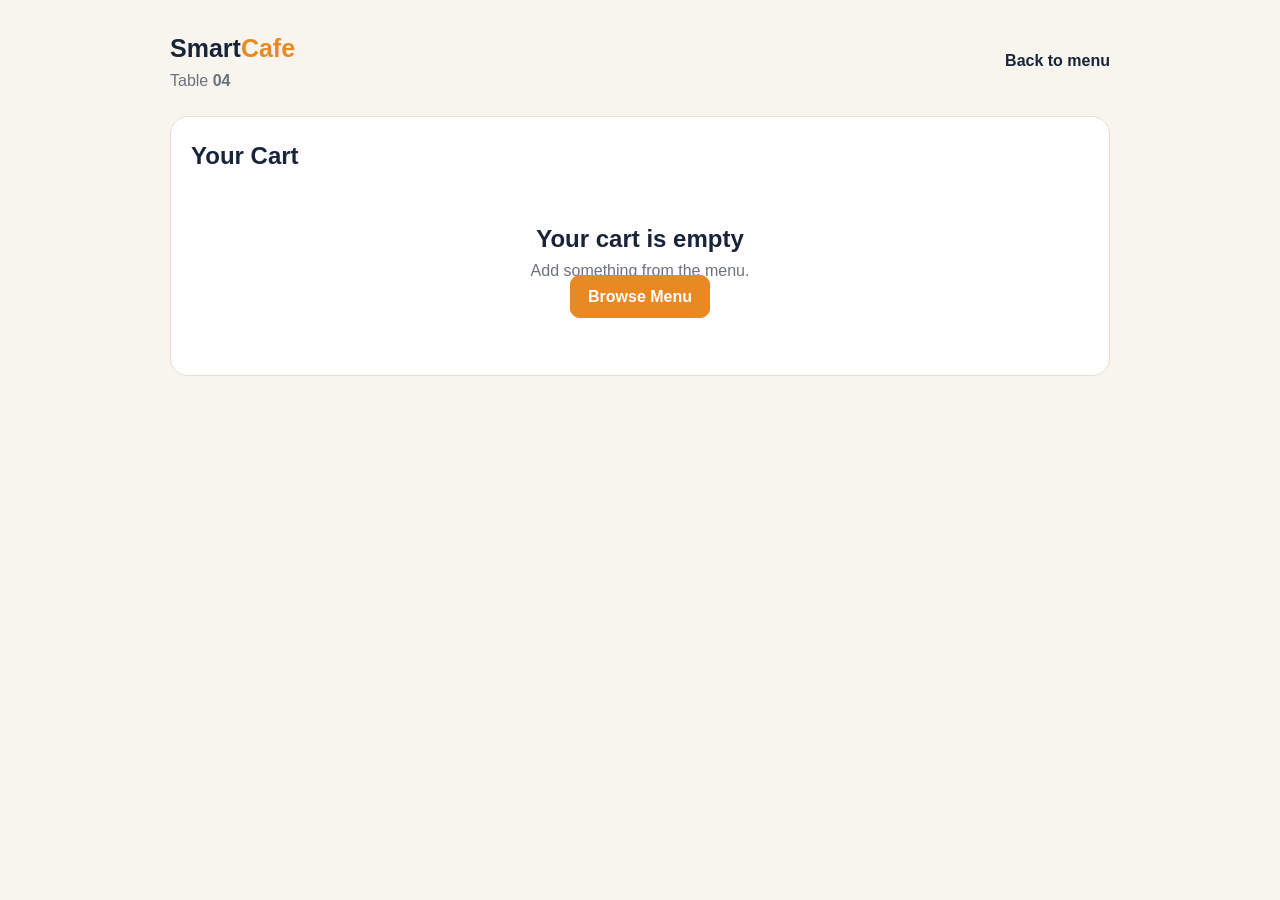
<file: Smart Cafe Management System/customer/cart.html>
<!doctype html>
<html lang="en">

<head>
    <meta charset="utf-8">
    <meta
        name="viewport"
        content="width=device-width,initial-scale=1"
    >

    <title>SmartCafe | Cart</title>

    <link rel="stylesheet" href="css/style.css">
    <link rel="stylesheet" href="css/components.css">

    <style>
        body {
            margin: 0;
            background: #f8f5ef;
            color: #18243a;
            font-family: Arial, sans-serif;
        }

        .wrap {
            max-width: 980px;
            margin: auto;
            padding: 28px 20px;
        }

        .top {
            display: flex;
            justify-content: space-between;
            align-items: center;
        }

        .brand {
            font-size: 25px;
            font-weight: 800;
            text-decoration: none;
            color: #18243a;
        }

        .brand span {
            color: #e88924;
        }

        .back {
            color: #18243a;
            text-decoration: none;
            font-weight: 700;
        }

        .card {
            background: #fff;
            border: 1px solid #e5ded2;
            border-radius: 18px;
            padding: 20px;
            margin-top: 22px;
        }

        .item {
            display: grid;
            grid-template-columns: 80px 1fr auto;
            gap: 15px;
            align-items: center;
            padding: 15px 0;
            border-bottom: 1px solid #eee7dd;
        }

        .item:last-child {
            border-bottom: 0;
        }

        .item img {
            width: 80px;
            height: 65px;
            object-fit: cover;
            border-radius: 12px;
        }

        .muted {
            color: #6b7280;
        }

        .qty {
            display: flex;
            align-items: center;
            gap: 10px;
        }

        .qty button {
            width: 30px;
            height: 30px;
            border: 1px solid #ddd4c7;
            background: #fff;
            border-radius: 8px;
            cursor: pointer;
        }

        .remove {
            border: 0;
            background: none;
            color: #b64b35;
            cursor: pointer;
        }

        .summary {
            display: flex;
            justify-content: space-between;
            font-size: 20px;
            font-weight: 800;
            margin-top: 18px;
        }

        .actions {
            display: flex;
            gap: 10px;
            justify-content: flex-end;
            margin-top: 18px;
        }

        .btn {
            padding: 12px 17px;
            border-radius: 10px;
            border: 1px solid #ddd4c7;
            background: #fff;
            text-decoration: none;
            color: #18243a;
            cursor: pointer;
            font-weight: 700;
        }

        .primary {
            background: #e88924;
            color: white;
            border-color: #e88924;
        }

        .empty {
            text-align: center;
            padding: 45px;
        }

        .note {
            font-size: 13px;
            color: #6b7280;
            margin-top: 10px;
        }

        .options {
            margin-top: 5px;
            font-size: 13px;
            color: #697386;
            line-height: 1.5;
        }

        @media (max-width: 650px) {
            .item {
                grid-template-columns: 60px 1fr;
            }

            .item > div:last-child {
                grid-column: 2;
            }

            .item img {
                width: 60px;
            }

            .actions {
                flex-direction: column;
            }

            .actions .btn {
                text-align: center;
            }
        }
    </style>
</head>

<body>
    <div class="wrap">
        <header class="top">
            <div>
                <a
                    class="brand"
                    href="../../index.html"
                    aria-label="Return to SmartCafe main page"
                >
                    Smart<span>Cafe</span>
                </a>

                <div class="muted">
                    Table <strong id="table"></strong>
                </div>
            </div>

            <a class="back" href="menu.html">
                Back to menu
            </a>
        </header>

        <section class="card">
            <h1>Your Cart</h1>
            <div id="items"></div>
            <div id="footer"></div>
        </section>
    </div>

    <script src="js/data.js"></script>
    <script src="js/common.js"></script>

    <script>
        function render() {
            const cart = SmartCafeCommon.getCart();

            document.getElementById('table').textContent =
                SmartCafeCommon.getTable();

            if (!cart.length) {
                document.getElementById('items').innerHTML = `
                    <div class="empty">
                        <h2>Your cart is empty</h2>
                        <p class="muted">
                            Add something from the menu.
                        </p>
                        <a
                            class="btn primary"
                            href="menu.html"
                        >
                            Browse Menu
                        </a>
                    </div>
                `;

                document.getElementById('footer').innerHTML = '';
                return;
            }

            document.getElementById('items').innerHTML = cart
                .map((x, i) => {
                    const quantity = Math.max(
                        1,
                        Number(x.quantity) || 1
                    );

                    const unitPrice =
                        SmartCafeCommon.itemUnitPrice(x);

                    const extras = Array.isArray(x.extras)
                        ? x.extras
                        : [];

                    return `
                        <div class="item">
                            <img
                                src="${
                                    x.image ||
                                    'https://images.unsplash.com/photo-1509042239860-f550ce710b93?auto=format&fit=crop&w=400&q=80'
                                }"
                                alt="${x.name}"
                            >

                            <div>
                                <strong>${x.name}</strong>

                                <div class="muted">
                                    ${x.size || 'Regular'}
                                </div>

                                ${
                                    extras.length
                                        ? `
                                            <div class="options">
                                                Extras:
                                                ${extras
                                                    .map(e => e.name)
                                                    .join(', ')}
                                            </div>
                                        `
                                        : ''
                                }

                                <div>
                                    ₹${unitPrice.toFixed(2)} each
                                </div>
                            </div>

                            <div>
                                <div class="qty">
                                    <button
                                        type="button"
                                        onclick="change(${i}, -1)"
                                    >
                                        −
                                    </button>

                                    <span>${quantity}</span>

                                    <button
                                        type="button"
                                        onclick="change(${i}, 1)"
                                    >
                                        +
                                    </button>
                                </div>

                                <div
                                    style="font-weight:800;margin-top:7px;text-align:right"
                                >
                                    ₹${(unitPrice * quantity).toFixed(2)}
                                </div>

                                <button
                                    class="remove"
                                    type="button"
                                    onclick="removeItem(${i})"
                                >
                                    Remove
                                </button>
                            </div>
                        </div>
                    `;
                })
                .join('');

            document.getElementById('footer').innerHTML = `
                <div class="summary">
                    <span>Total</span>
                    <span>
                        ₹${SmartCafeCommon.cartTotal(cart).toFixed(2)}
                    </span>
                </div>

                <div class="note">
                    Table ${SmartCafeCommon.getTable()} · Order will be saved in this browser for the prototype.
                </div>

                <div class="actions">
                    <a class="btn" href="menu.html">
                        Add More
                    </a>

                    <a
                        class="btn primary"
                        href="checkout.html"
                    >
                        Proceed to Checkout
                    </a>
                </div>
            `;
        }

        function change(i, d) {
            const cart = SmartCafeCommon.getCart();

            if (!cart[i]) {
                return;
            }

            if (d < 0) {
                cart[i].quantity = Math.max(
                    1,
                    (Number(cart[i].quantity) || 1) - 1
                );
            } else {
                cart[i].quantity = Math.min(
                    10,
                    (Number(cart[i].quantity) || 1) + 1
                );
            }

            SmartCafeCommon.setCart(cart);
            render();
        }

        function removeItem(i) {
            const cart = SmartCafeCommon.getCart();

            cart.splice(i, 1);
            SmartCafeCommon.setCart(cart);
            render();
        }

        render();
    </script>
</body>

</html>
</file>
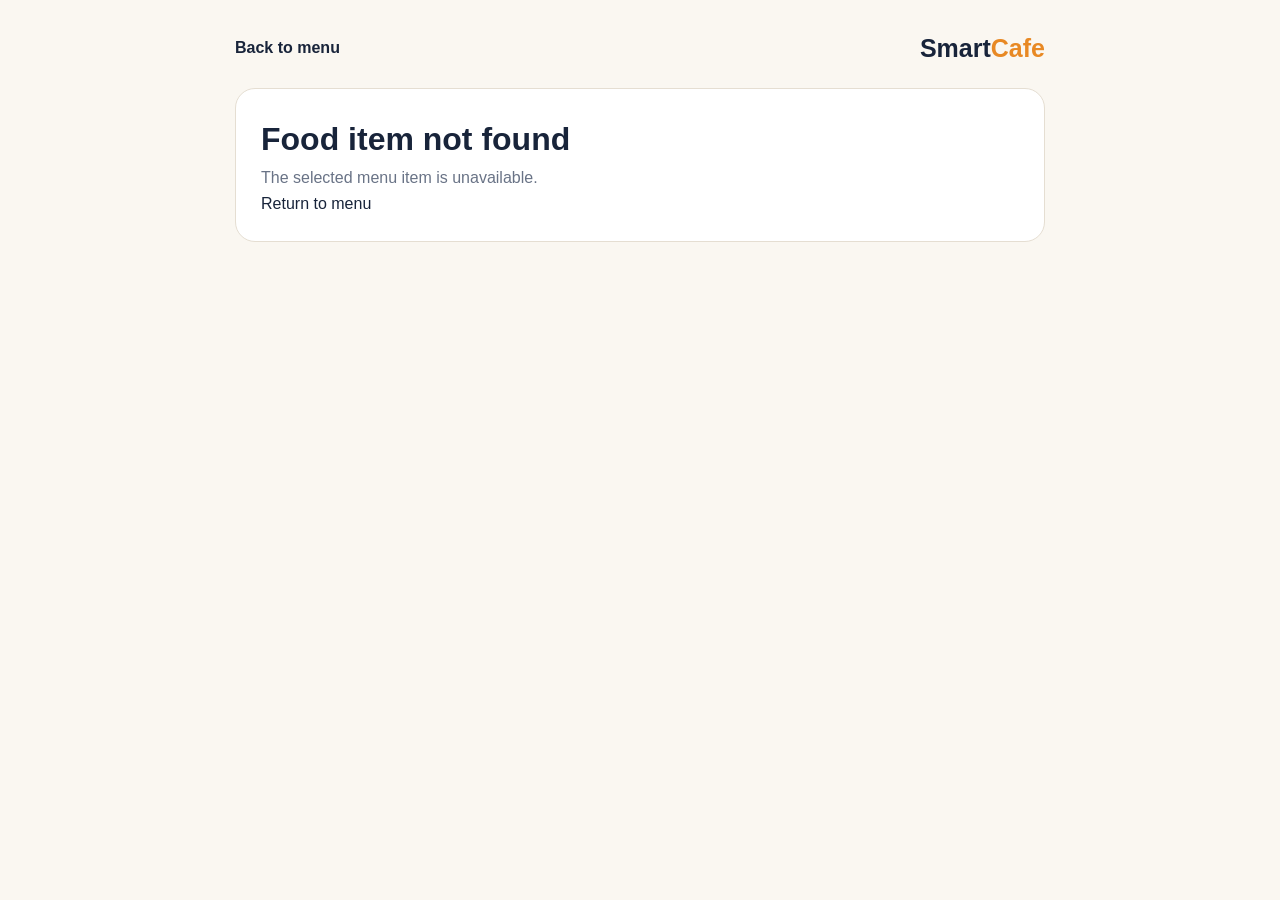
<file: Smart Cafe Management System/customer/food.html>
<!doctype html>
<html lang="en">

<head>
    <meta charset="utf-8">
    <meta
        name="viewport"
        content="width=device-width,initial-scale=1"
    >

    <title>SmartCafe | Customize</title>

    <link rel="stylesheet" href="css/style.css">

    <style>
        body {
            margin: 0;
            background: #faf7f1;
            color: #18243a;
            font-family: Arial, sans-serif;
        }

        .wrap {
            max-width: 850px;
            margin: auto;
            padding: 28px 20px;
        }

        .top {
            display: flex;
            justify-content: space-between;
            align-items: center;
        }

        .brand {
            font-size: 25px;
            font-weight: 800;
            text-decoration: none;
            color: #18243a;
        }

        .brand span {
            color: #e88924;
        }

        .back {
            color: #18243a;
            text-decoration: none;
            font-weight: 700;
        }

        .card {
            margin-top: 20px;
            background: #fff;
            border: 1px solid #e5ded2;
            border-radius: 20px;
            overflow: hidden;
        }

        .hero {
            height: 300px;
            background: #eee;
        }

        .hero img {
            width: 100%;
            height: 100%;
            object-fit: cover;
        }

        .body {
            padding: 25px;
        }

        .eyebrow {
            color: #b96516;
            font-size: 12px;
            font-weight: 800;
            letter-spacing: 1.8px;
        }

        .desc {
            color: #697386;
            line-height: 1.6;
        }

        .section {
            border-top: 1px solid #eee7dd;
            padding-top: 20px;
            margin-top: 22px;
        }

        .section h3 {
            margin: 0 0 12px;
        }

        .options {
            display: grid;
            gap: 9px;
        }

        .option {
            display: flex;
            justify-content: space-between;
            align-items: center;
            padding: 14px;
            border: 1px solid #ddd4c7;
            border-radius: 10px;
            cursor: pointer;
            background: #fff;
        }

        .option:hover {
            border-color: #c8b49d;
            background: #fffaf3;
        }

        .option input {
            margin-right: 8px;
        }

        .option strong {
            white-space: nowrap;
        }

        .qty {
            display: flex;
            align-items: center;
            gap: 12px;
        }

        .qty button {
            width: 34px;
            height: 34px;
            border: 1px solid #ddd4c7;
            background: #fff;
            border-radius: 9px;
            cursor: pointer;
        }

        .total {
            display: flex;
            justify-content: space-between;
            font-size: 22px;
            font-weight: 800;
            margin: 24px 0;
        }

        .add {
            width: 100%;
            padding: 14px;
            border: 0;
            border-radius: 11px;
            background: #e88924;
            color: #fff;
            font-weight: 800;
            cursor: pointer;
        }

        .muted {
            color: #697386;
        }

        .error {
            color: #b64b35;
            font-size: 14px;
            min-height: 18px;
        }

        @media (max-width: 600px) {
            .hero {
                height: 230px;
            }

            .body {
                padding: 20px;
            }
        }
    </style>
</head>

<body>
    <div class="wrap">
        <header class="top">
            <a class="back" href="menu.html">
                Back to menu
            </a>

            <a
                class="brand"
                href="../../index.html"
                aria-label="Return to SmartCafe main page"
            >
                Smart<span>Cafe</span>
            </a>
        </header>

        <div
            id="app"
            class="card"
        ></div>
    </div>

    <script src="js/data.js?v=20260910-1"></script>
    <script src="js/common.js?v=20260910-1"></script>

    <script>
        const params = new URLSearchParams(location.search);
        const itemId = params.get('id');

        const item = SmartCafeData.menu.find(
            x => String(x.id) === String(itemId)
        );

        let quantity = 1;

        function imageFor() {
            return item && item.image
                ? item.image
                : 'https://images.unsplash.com/photo-1509042239860-f550ce710b93?auto=format&fit=crop&w=900&q=80';
        }

        function number(value) {
            const n = Number(value);
            return Number.isFinite(n) ? n : 0;
        }

        function optionValue(option) {
            return Array.isArray(option)
                ? {
                    name: String(option[0]),
                    price: number(option[1])
                }
                : {
                    name: String(
                        option && option.name || ''
                    ),
                    price: number(
                        option && option.price
                    )
                };
        }

        function getSizes() {
            return item &&
                Array.isArray(item.sizes) &&
                item.sizes.length
                ? item.sizes.map(optionValue)
                : [
                    {
                        name: 'Regular',
                        price: 0
                    }
                ];
        }

        function getExtras() {
            return item && Array.isArray(item.extras)
                ? item.extras
                    .map(optionValue)
                    .filter(x => x.name)
                : [];
        }

        function selectedSize() {
            return (
                document.querySelector(
                    'input[name="size"]:checked'
                )?.value ||
                getSizes()[0].name
            );
        }

        function selectedSizeCharge() {
            const selected = document.querySelector(
                'input[name="size"]:checked'
            );

            return selected
                ? number(selected.dataset.price)
                : 0;
        }

        function unitPrice() {
            if (!item) {
                return 0;
            }

            let price =
                number(item.price) +
                selectedSizeCharge();

            document
                .querySelectorAll(
                    'input[data-extra-price]:checked'
                )
                .forEach(x => {
                    price += number(x.dataset.extraPrice);
                });

            return price;
        }

        function updateTotal() {
            const total = document.getElementById('total');

            if (total) {
                total.textContent =
                    '₹' +
                    (unitPrice() * quantity).toFixed(2);
            }
        }

        function changeQty(delta) {
            quantity = Math.max(
                1,
                Math.min(10, quantity + delta)
            );

            document.getElementById('qty').textContent =
                quantity;

            updateTotal();
        }

        function addToCart() {
            if (!item) {
                return;
            }

            const extras = [
                ...document.querySelectorAll(
                    'input[data-extra-price]:checked'
                )
            ].map(x => ({
                name: x.dataset.name,
                price: number(x.dataset.extraPrice)
            }));

            const cart = SmartCafeCommon.getCart();

            cart.push({
                cartId: Date.now(),
                id: item.id,
                name: item.name,
                price: number(item.price),
                image: item.image || '',
                size: selectedSize(),
                extras,
                instructions: document
                    .getElementById('instructions')
                    .value
                    .trim(),
                quantity
            });

            SmartCafeCommon.setCart(cart);
            location.href = 'cart.html';
        }

        function renderOptions() {
            const sizes = getSizes();
            const extras = getExtras();

            const sizeHtml = sizes
                .map(
                    (s, index) => `
                        <label class="option">
                            <span>
                                <input
                                    type="radio"
                                    name="size"
                                    value="${s.name}"
                                    data-price="${s.price}"
                                    ${index === 0 ? 'checked' : ''}
                                >
                                ${s.name}
                            </span>

                            <strong>
                                ${
                                    s.price > 0
                                        ? '+₹' + s.price.toFixed(2)
                                        : '+₹0.00'
                                }
                            </strong>
                        </label>
                    `
                )
                .join('');

            const extraHtml = extras.length
                ? extras
                    .map(
                        e => `
                            <label class="option">
                                <span>
                                    <input
                                        type="checkbox"
                                        data-name="${e.name}"
                                        data-extra-price="${e.price}"
                                    >
                                    ${e.name}
                                </span>

                                <strong>
                                    +₹${e.price.toFixed(2)}
                                </strong>
                            </label>
                        `
                    )
                    .join('')
                : `
                    <p class="muted">
                        No additional extras are available for this item.
                    </p>
                `;

            return `
                <div class="section">
                    <h3>Choose size</h3>
                    <div class="options">
                        ${sizeHtml}
                    </div>
                </div>

                <div class="section">
                    <h3>Extras</h3>
                    <div class="options">
                        ${extraHtml}
                    </div>
                </div>
            `;
        }

        if (!item) {
            document.getElementById('app').innerHTML = `
                <div class="body">
                    <h1>Food item not found</h1>
                    <p class="muted">
                        The selected menu item is unavailable.
                    </p>
                    <a href="menu.html">Return to menu</a>
                </div>
            `;
        } else {
            document.getElementById('app').innerHTML = `
                <div class="hero">
                    <img
                        src="${imageFor()}"
                        alt="${item.name}"
                    >
                </div>

                <div class="body">
                    <div class="eyebrow">
                        ${item.category}
                    </div>

                    <h1>${item.name}</h1>

                    <p class="desc">
                        ${item.description}
                    </p>

                    ${renderOptions()}

                    <div class="section">
                        <h3>Special instructions</h3>

                        <textarea
                            id="instructions"
                            rows="4"
                            style="width:100%;box-sizing:border-box;padding:12px;border:1px solid #ddd4c7;border-radius:10px;font:inherit"
                            placeholder="Less spicy, no onions, etc."
                        ></textarea>
                    </div>

                    <div class="section">
                        <h3>Quantity</h3>

                        <div class="qty">
                            <button
                                type="button"
                                onclick="changeQty(-1)"
                                aria-label="Decrease quantity"
                            >
                                −
                            </button>

                            <strong id="qty">1</strong>

                            <button
                                type="button"
                                onclick="changeQty(1)"
                                aria-label="Increase quantity"
                            >
                                +
                            </button>
                        </div>
                    </div>

                    <div class="total">
                        <span>Total</span>
                        <span id="total">
                            ₹${number(item.price).toFixed(2)}
                        </span>
                    </div>

                    <p
                        class="error"
                        id="error"
                    ></p>

                    <button
                        class="add"
                        type="button"
                        onclick="addToCart()"
                    >
                        Add to Cart
                    </button>
                </div>
            `;

            document
                .querySelectorAll(
                    'input[name="size"],input[data-extra-price]'
                )
                .forEach(x =>
                    x.addEventListener(
                        'change',
                        updateTotal
                    )
                );

            updateTotal();
        }
    </script>
</body>

</html>
</file>
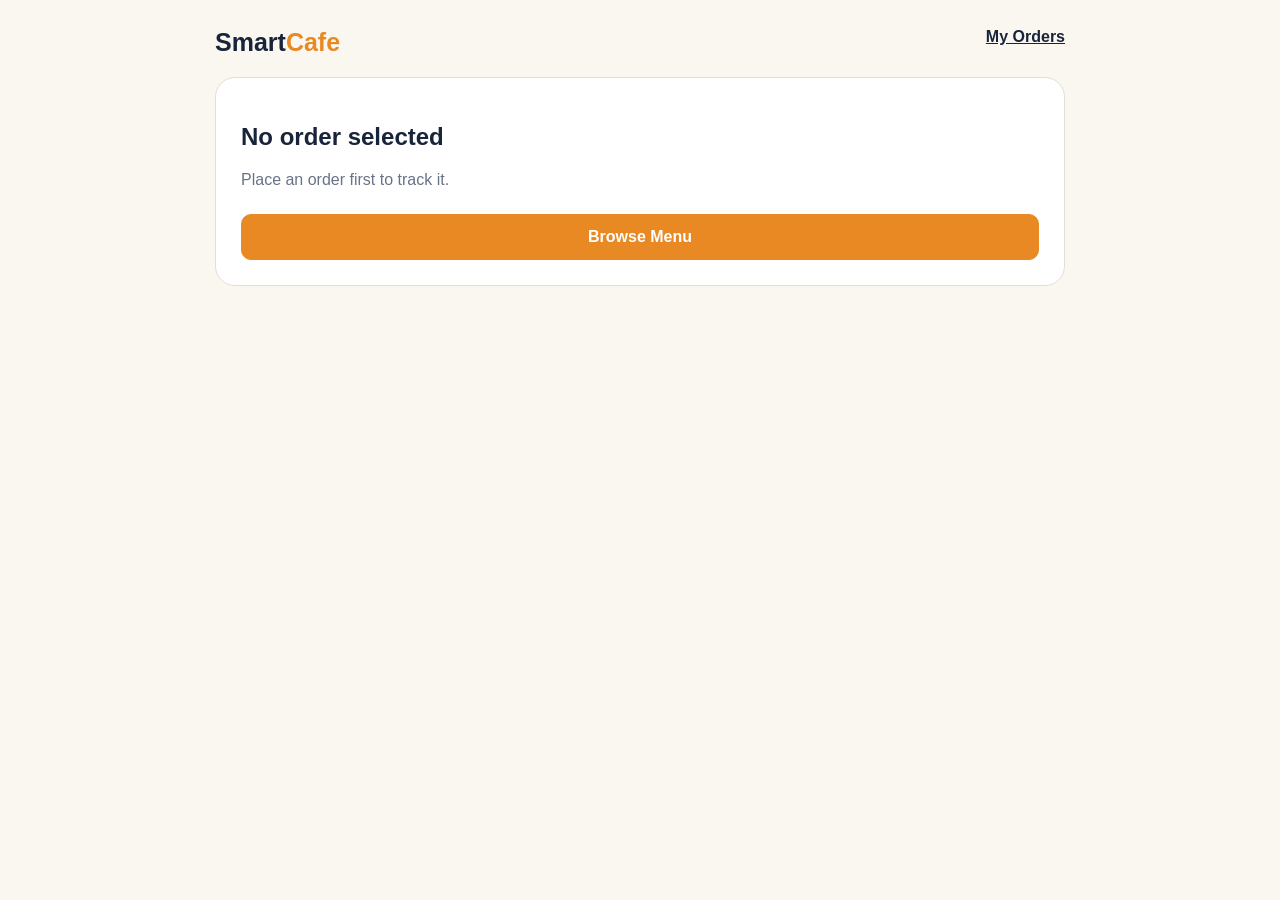
<file: Smart Cafe Management System/customer/order-status.html>
<!doctype html>
<html lang="en">

<head>
  <meta charset="utf-8">
  <meta name="viewport" content="width=device-width,initial-scale=1">
  <title>SmartCafe | Order Tracking</title>

  <style>
    body {
      margin: 0;
      background: #faf7f1;
      color: #18243a;
      font-family: Arial, sans-serif;
    }

    .wrap {
      max-width: 850px;
      margin: auto;
      padding: 28px 20px;
    }

    .top {
      display: flex;
      justify-content: space-between;
    }

    .top a {
      color: #18243a;
      font-weight: 700;
    }

    .brand {
      font-size: 25px;
      font-weight: 800;
      text-decoration: none;
    }

    .brand span {
      color: #e88924;
    }

    .card {
      background: #fff;
      border: 1px solid #e5ded2;
      border-radius: 20px;
      padding: 25px;
      margin-top: 20px;
    }

    .badge {
      display: inline-block;
      padding: 8px 12px;
      border-radius: 999px;
      background: #fff2df;
      color: #a85f18;
      font-weight: 800;
      font-size: 12px;
    }

    .steps {
      display: grid;
      grid-template-columns: repeat(4, 1fr);
      gap: 10px;
      margin: 30px 0;
    }

    .step {
      text-align: center;
      color: #8a8f99;
    }

    .dot {
      width: 40px;
      height: 40px;
      border-radius: 50%;
      background: #ebe7df;
      margin: 0 auto 8px;
      display: grid;
      place-items: center;
      font-weight: 800;
    }

    .done {
      color: #18243a;
    }

    .done .dot {
      background: #e88924;
      color: #fff;
    }

    .items {
      border-top: 1px solid #eee7dd;
      margin-top: 20px;
      padding-top: 15px;
    }

    .item {
      padding: 9px 0;
      display: flex;
      justify-content: space-between;
      gap: 10px;
    }

    .muted {
      color: #697386;
    }

    .actions {
      display: flex;
      gap: 10px;
      margin-top: 25px;
    }

    .btn {
      flex: 1;
      text-align: center;
      padding: 13px;
      border-radius: 10px;
      border: 1px solid #ddd4c7;
      text-decoration: none;
      color: #18243a;
      font-weight: 800;
    }

    .primary {
      background: #e88924;
      color: #fff;
      border-color: #e88924;
    }

    @media (max-width: 600px) {
      .steps {
        grid-template-columns: repeat(2, 1fr);
      }

      .actions {
        flex-direction: column;
      }
    }
  </style>
</head>

<body>
  <div class="wrap">
    <header class="top">
      <a
        class="brand"
        href="../../index.html"
        aria-label="Return to SmartCafe main page"
      >
        Smart<span>Cafe</span>
      </a>
      <a href="orders.html">My Orders</a>
    </header>

    <section id="app" class="card"></section>
  </div>

  <script>
    const statuses = [
      'ORDER RECEIVED',
      'PREPARING',
      'READY',
      'COMPLETED'
    ];

    function read() {
      try {
        return JSON.parse(localStorage.getItem('smartCafeOrders') || '[]');
      } catch {
        return [];
      }
    }

    function render() {
      const id = new URLSearchParams(location.search).get('order') ||
        localStorage.getItem('smartCafeLastOrderId');
      const o = read().find(x => x.id === id);
      const box = document.getElementById('app');

      if (!o) {
        box.innerHTML = `
          <h1>No order selected</h1>
          <p class="muted">Place an order first to track it.</p>
          <div class="actions">
            <a class="btn primary" href="menu.html">Browse Menu</a>
          </div>
        `;
        return;
      }

      const current = Math.max(0, statuses.indexOf(o.status));

      box.innerHTML = `
        <h1>Order #${o.id}</h1>
        <p class="muted">
          Table ${o.table} · ${new Date(o.createdAt).toLocaleString()}
        </p>
        <span class="badge">${o.status}</span>

        <div class="steps">
          ${statuses.map((s, i) => `
            <div class="step ${i <= current ? 'done' : ''}">
              <div class="dot">${i <= current ? '✓' : i + 1}</div>
              <small>${s}</small>
            </div>
          `).join('')}
        </div>

        <h2>Order Summary</h2>

        <div class="items">
          ${(o.items || []).map(x => `
            <div class="item">
              <span>
                ${x.name || x[0]} × ${x.quantity || x[1]}${
                  x.size && x.size !== 'Small' ? ' · ' + x.size : ''
                }
              </span>
              <strong>₹${Number(x.lineTotal || 0).toFixed(2)}</strong>
            </div>
          `).join('')}
        </div>

        <div class="item">
          <strong>Total</strong>
          <strong>₹${Number(o.total || 0).toFixed(2)}</strong>
        </div>

        <div class="actions">
          <a class="btn" href="menu.html">Order More</a>
          <a class="btn primary" href="orders.html">My Orders</a>
        </div>
      `;
    }

    render();
    window.addEventListener('storage', render);
    setInterval(render, 3000);
  </script>
</body>

</html>
</file>
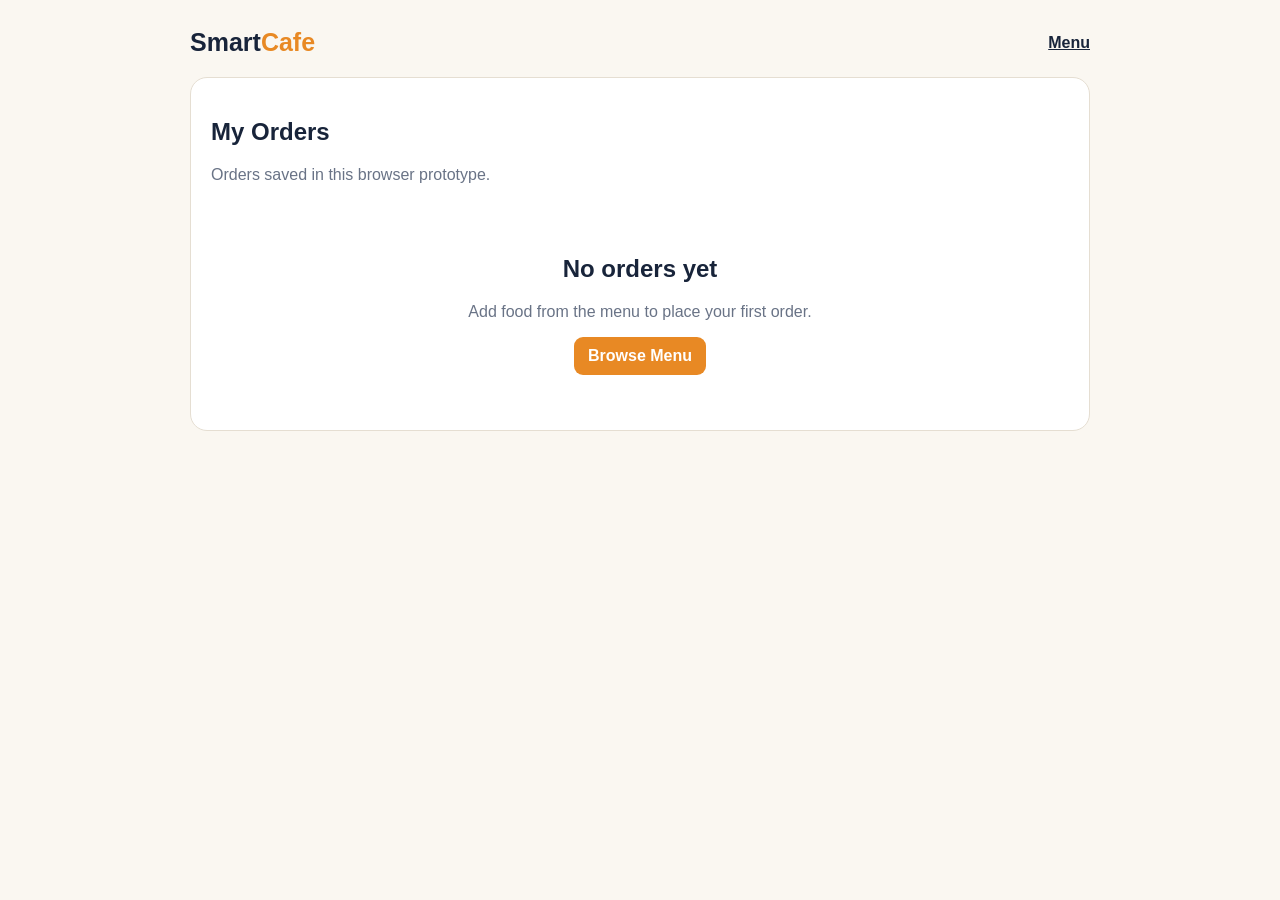
<file: Smart Cafe Management System/customer/orders.html>
<!doctype html>
<html lang="en">

<head>
  <meta charset="utf-8">
  <meta name="viewport" content="width=device-width,initial-scale=1">
  <title>SmartCafe | My Orders</title>

  <style>
    body {
      margin: 0;
      background: #faf7f1;
      color: #18243a;
      font-family: Arial, sans-serif;
    }

    .wrap {
      max-width: 900px;
      margin: auto;
      padding: 28px 20px;
    }

    .top {
      display: flex;
      justify-content: space-between;
      align-items: center;
      margin-bottom: 20px;
    }

    .top a {
      font-weight: 700;
      color: #18243a;
    }

    .brand {
      font-size: 25px;
      font-weight: 800;
      text-decoration: none;
    }

    .brand span {
      color: #e88924;
    }

    .panel,
    .order {
      background: #fff;
      border: 1px solid #e5ded2;
      border-radius: 17px;
      padding: 20px;
    }

    .order {
      margin-top: 12px;
    }

    .row {
      display: flex;
      justify-content: space-between;
      gap: 12px;
      align-items: center;
    }

    .muted {
      color: #697386;
    }

    .badge {
      padding: 7px 10px;
      border-radius: 999px;
      background: #fff2df;
      color: #a85f18;
      font-size: 11px;
      font-weight: 800;
    }

    .btn {
      display: inline-block;
      padding: 10px 14px;
      border-radius: 9px;
      background: #e88924;
      color: #fff;
      text-decoration: none;
      font-weight: 800;
    }

    .empty {
      text-align: center;
      padding: 35px;
    }

    .items {
      color: #697386;
      line-height: 1.7;
      margin: 12px 0;
    }

    .actions {
      display: flex;
      gap: 10px;
      flex-wrap: wrap;
    }

    @media (max-width: 600px) {
      .row {
        align-items: flex-start;
        flex-direction: column;
      }
    }
  </style>
</head>

<body>
  <div class="wrap">
    <header class="top">
      <a
        class="brand"
        href="../../index.html"
        aria-label="Return to SmartCafe main page"
      >
        Smart<span>Cafe</span>
      </a>
      <a href="menu.html">Menu</a>
    </header>

    <section class="panel">
      <h1>My Orders</h1>
      <p class="muted">Orders saved in this browser prototype.</p>
      <div id="orders"></div>
    </section>
  </div>

  <script>
    function read() {
      try {
        return JSON.parse(localStorage.getItem('smartCafeOrders') || '[]');
      } catch {
        return [];
      }
    }

    function render() {
      const orders = read();
      const box = document.getElementById('orders');

      box.innerHTML = orders.length
        ? orders.map(o => `
          <article class="order">
            <div class="row">
              <strong>#${o.id}</strong>
              <span class="badge">${o.status}</span>
            </div>

            <p class="muted">
              Table ${o.table} · ${new Date(o.createdAt).toLocaleString()}${
                o.customerName ? ' · ' + o.customerName : ''
              }
            </p>

            <div class="items">
              ${(o.items || [])
                .map(x => `${x.name || x[0]} × ${x.quantity || x[1]}${
                  x.size && x.size !== 'Small' ? ' · ' + x.size : ''
                }`)
                .join('<br>')}
            </div>

            <div class="row">
              <strong>₹${Number(o.total || 0).toFixed(2)}</strong>
              <a
                class="btn"
                href="order-status.html?order=${encodeURIComponent(o.id)}"
              >
                Track Order
              </a>
            </div>
          </article>
        `).join('')
        : `
          <div class="empty">
            <h2>No orders yet</h2>
            <p class="muted">Add food from the menu to place your first order.</p>
            <a class="btn" href="menu.html">Browse Menu</a>
          </div>
        `;
    }

    render();
    window.addEventListener('storage', render);
    setInterval(render, 3000);
  </script>
</body>

</html>
</file>
<file: Smart Cafe Management System/customer/css/style.css>
/* Cafe Management System - customer UI. Real CSS entry point for GitHub Pages. */

:root {
  --navy: #132238;
  --cream: #faf7f1;
  --paper: #fffdf9;
  --coffee: #704936;
  --coffee-dark: #523426;
  --amber: #d9822b;
  --amber-dark: #b96516;
  --text: #25211f;
  --muted: #746d67;
  --line: #e7ded4;
  --success: #3f7d4a;
  --danger: #b64a4a;
  --shadow: 0 14px 40px rgba(34, 29, 25, 0.09);
}

* {
  box-sizing: border-box;
  margin: 0;
  padding: 0;
}

html {
  scroll-behavior: smooth;
}

body {
  font-family: Arial, Helvetica, sans-serif;
  background: var(--cream);
  color: var(--text);
  line-height: 1.6;
}

button,
input,
textarea {
  font: inherit;
}

button {
  cursor: pointer;
}

a {
  text-decoration: none;
  color: inherit;
}

.topbar {
  position: sticky;
  top: 0;
  z-index: 100;
  min-height: 72px;
  padding: 0 5%;
  display: flex;
  align-items: center;
  gap: 28px;
  background: rgba(255, 253, 249, 0.96);
  border-bottom: 1px solid var(--line);
  backdrop-filter: blur(12px);
}

.logo {
  font-size: 24px;
  font-weight: 800;
  color: var(--coffee);
  white-space: nowrap;
}

.topbar nav {
  display: flex;
  align-items: center;
  gap: 22px;
  flex: 1;
}

.topbar nav a {
  font-size: 14px;
  font-weight: 700;
  color: var(--muted);
  transition: 0.2s;
}

.topbar nav a:hover {
  color: var(--coffee);
}

.cart-btn {
  border: 0;
  background: var(--navy);
  color: #fff;
  padding: 10px 15px;
  border-radius: 10px;
  font-weight: 700;
  box-shadow: 0 6px 18px rgba(19, 34, 56, 0.16);
}

.cart-btn span {
  display: inline-flex;
  min-width: 22px;
  justify-content: center;
  margin-left: 5px;
  padding: 1px 6px;
  border-radius: 99px;
  background: var(--amber);
  color: #fff;
}

main {
  min-height: calc(100vh - 72px);
}

.page {
  display: none;
  width: min(1180px, 92%);
  margin: 0 auto;
  padding: 64px 0;
}

.page.active {
  display: block;
}

.welcome-section {
  min-height: 470px;
  display: grid;
  grid-template-columns: 1.15fr 0.85fr;
  align-items: center;
  gap: 60px;
}

.small-title {
  font-size: 12px;
  font-weight: 800;
  letter-spacing: 2px;
  color: var(--amber-dark);
  margin-bottom: 13px;
}

.welcome-section h1 {
  font-size: clamp(48px, 7vw, 82px);
  line-height: 0.98;
  letter-spacing: -3px;
  color: var(--navy);
  margin-bottom: 22px;
}

.welcome-section > div:first-child > p:not(.small-title) {
  max-width: 570px;
  color: var(--muted);
  font-size: 18px;
  margin-bottom: 30px;
}

.primary-btn {
  border: 0;
  border-radius: 10px;
  background: var(--amber);
  color: #fff;
  padding: 13px 20px;
  font-weight: 800;
  box-shadow: 0 8px 20px rgba(217, 130, 43, 0.22);
  transition: 0.2s;
}

.primary-btn:hover {
  background: var(--amber-dark);
  transform: translateY(-2px);
}

.welcome-box {
  background: var(--navy);
  color: #fff;
  border-radius: 28px;
  padding: 45px;
  min-height: 280px;
  display: flex;
  flex-direction: column;
  justify-content: flex-end;
  box-shadow: var(--shadow);
  position: relative;
  overflow: hidden;
}

.welcome-box:before {
  content: "";
  position: absolute;
  width: 210px;
  height: 210px;
  border-radius: 50%;
  right: -70px;
  top: -70px;
  background: rgba(217, 130, 43, 0.25);
}

.welcome-box h3,
.welcome-box p {
  position: relative;
}

.welcome-box h3 {
  font-size: 28px;
  margin-bottom: 7px;
}

.welcome-box p {
  color: #c8d1dc;
}

.section-title {
  margin: 10px 0 25px;
}

.section-title h2 {
  font-size: 34px;
  color: var(--navy);
}

.quick-grid {
  display: grid;
  grid-template-columns: repeat(4, 1fr);
  gap: 18px;
}

.quick-card {
  background: var(--paper);
  border: 1px solid var(--line);
  border-radius: 16px;
  padding: 24px;
  min-height: 170px;
  box-shadow: 0 5px 20px rgba(34, 29, 25, 0.04);
  transition: 0.2s;
  cursor: pointer;
}

.quick-card:hover {
  transform: translateY(-4px);
  box-shadow: var(--shadow);
  border-color: #d8c7b8;
}

.quick-card h3 {
  font-size: 18px;
  color: var(--navy);
  margin-bottom: 9px;
}

.quick-card p {
  font-size: 14px;
  color: var(--muted);
}

.page-header {
  display: flex;
  align-items: end;
  justify-content: space-between;
  gap: 25px;
  margin-bottom: 35px;
}

.page-header h1 {
  font-size: 52px;
  line-height: 1;
  color: var(--navy);
}

#searchInput {
  width: min(390px, 100%);
  height: 48px;
  border: 1px solid var(--line);
  border-radius: 10px;
  padding: 0 15px;
  background: #fff;
  outline: 0;
}

#searchInput:focus {
  border-color: var(--amber);
  box-shadow: 0 0 0 3px rgba(217, 130, 43, 0.12);
}

.category-bar {
  display: flex;
  flex-wrap: wrap;
  gap: 9px;
  margin-bottom: 28px;
}

.category-btn {
  border: 1px solid var(--line);
  background: #fff;
  padding: 9px 15px;
  border-radius: 9px;
  color: var(--muted);
  font-weight: 700;
}

.category-btn:hover,
.category-btn.active {
  background: var(--navy);
  color: #fff;
  border-color: var(--navy);
}

.menu-grid {
  display: grid;
  grid-template-columns: repeat(3, 1fr);
  gap: 22px;
}

.product-card {
  background: #fff;
  border: 1px solid var(--line);
  border-radius: 16px;
  overflow: hidden;
  box-shadow: 0 5px 22px rgba(34, 29, 25, 0.05);
  transition: 0.2s;
}

.product-card:hover {
  transform: translateY(-4px);
  box-shadow: var(--shadow);
}

.product-image {
  height: 190px;
  display: flex;
  align-items: center;
  justify-content: center;
  font-weight: 800;
  letter-spacing: 0.5px;
  color: #fff;
}

.coffee-bg {
  background: linear-gradient(135deg, #6b4532, #bd875d);
}

.food-bg {
  background: linear-gradient(135deg, #31465a, #7e9b9b);
}

.dessert-bg {
  background: linear-gradient(135deg, #633d4c, #c17d82);
}

.product-info {
  padding: 20px;
}

.product-info h3 {
  font-size: 21px;
  color: var(--navy);
  margin-bottom: 5px;
}

.product-info > p {
  font-size: 14px;
  color: var(--muted);
  min-height: 45px;
  margin-bottom: 16px;
}

.product-bottom {
  display: flex;
  align-items: center;
  justify-content: space-between;
  gap: 12px;
}

.product-bottom strong {
  font-size: 19px;
  color: var(--coffee);
}

.product-bottom button {
  border: 0;
  border-radius: 9px;
  background: var(--coffee);
  color: #fff;
  padding: 9px 15px;
  font-weight: 800;
}

.product-bottom button:hover {
  background: var(--coffee-dark);
}

.empty-state,
.card-surface {
  background: #fff;
  border: 1px solid var(--line);
  border-radius: 16px;
  padding: 28px;
  box-shadow: 0 5px 20px rgba(34, 29, 25, 0.04);
}

.status-badge {
  display: inline-flex;
  align-items: center;
  border-radius: 99px;
  padding: 5px 10px;
  font-size: 12px;
  font-weight: 800;
  background: #eef4ef;
  color: var(--success);
}

@media (max-width: 900px) {
  .topbar {
    gap: 15px;
  }

  .topbar nav {
    gap: 12px;
  }

  .welcome-section {
    grid-template-columns: 1fr;
    gap: 35px;
  }

  .welcome-box {
    min-height: 230px;
  }

  .quick-grid {
    grid-template-columns: repeat(2, 1fr);
  }

  .menu-grid {
    grid-template-columns: repeat(2, 1fr);
  }
}

@media (max-width: 620px) {
  .topbar {
    min-height: auto;
    padding: 15px 4%;
    flex-wrap: wrap;
  }

  .topbar nav {
    order: 3;
    flex-basis: 100%;
    overflow: auto;
    padding-bottom: 2px;
  }

  .topbar nav a {
    white-space: nowrap;
  }

  .page {
    padding: 42px 0;
  }

  .welcome-section h1 {
    font-size: 54px;
    letter-spacing: -2px;
  }

  .page-header {
    align-items: stretch;
    flex-direction: column;
  }

  .page-header h1 {
    font-size: 42px;
  }

  #searchInput {
    width: 100%;
  }

  .quick-grid,
  .menu-grid {
    grid-template-columns: 1fr;
  }

  .quick-card {
    min-height: 140px;
  }

  .welcome-box {
    padding: 30px;
    border-radius: 20px;
  }
}
</file>
<file: Smart Cafe Management System/customer/css/components.css>
/* Reusable UI components for customer-facing pages. */

.btn,
.button {
  border: 0;
  border-radius: 8px;
  padding: 10px 15px;
  font-weight: 700;
  cursor: pointer;
}

.status-badge {
  display: inline-flex;
  align-items: center;
  border-radius: 999px;
  padding: 6px 10px;
  font-size: 11px;
  font-weight: 700;
}

.card-surface {
  background: #fff;
  border: 1px solid var(--border, #e6ddd6);
  border-radius: 12px;
  box-shadow: var(--shadow, 0 10px 30px rgba(0, 0, 0, 0.08));
}

.visually-hidden {
  position: absolute !important;
  width: 1px;
  height: 1px;
  padding: 0;
  margin: -1px;
  overflow: hidden;
  clip: rect(0, 0, 0, 0);
  white-space: nowrap;
  border: 0;
}
</file>
